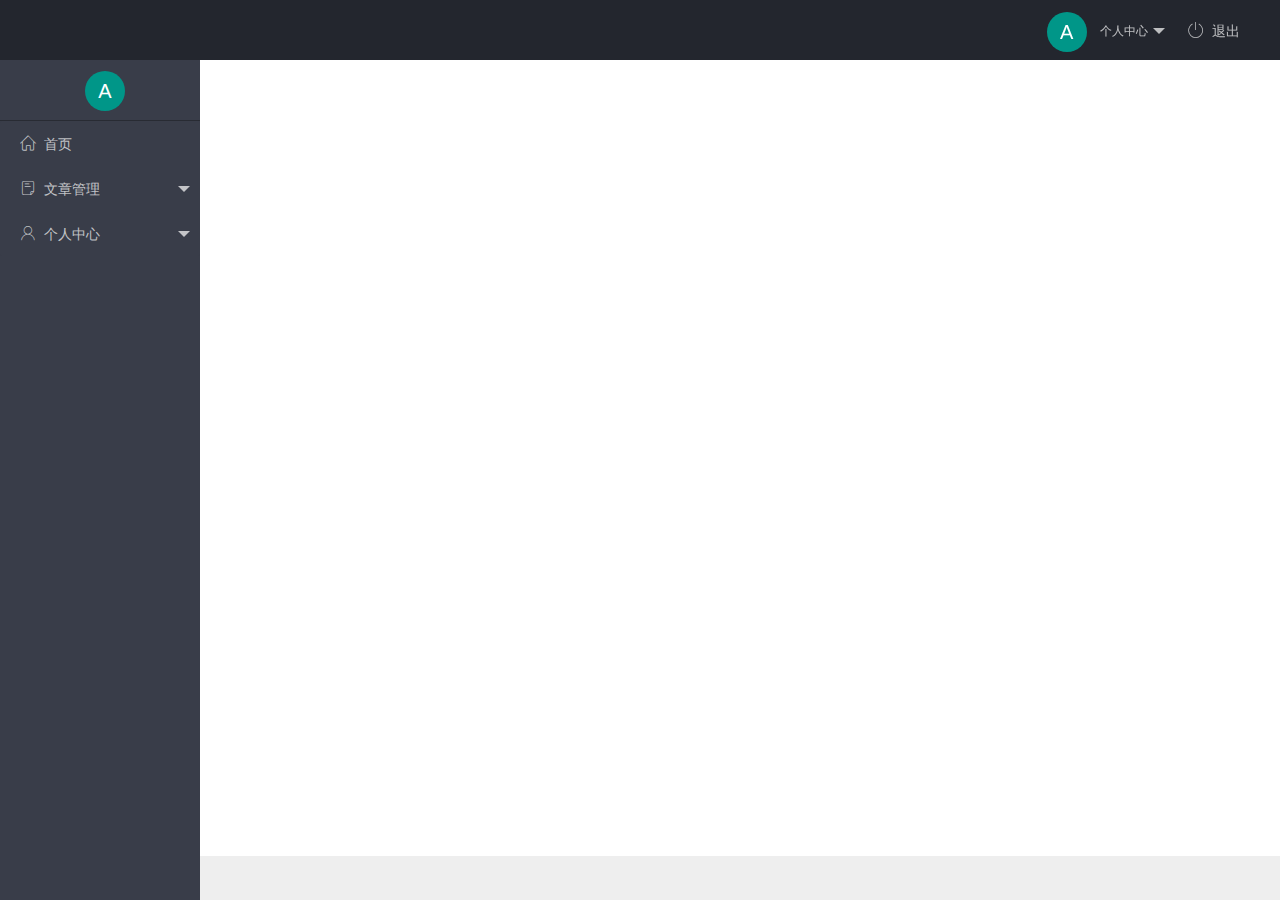
<file: 素材/index.html>
<!DOCTYPE html>
<html lang="en">
  <head>
    <meta charset="UTF-8" />
    <meta name="viewport" content="width=device-width, initial-scale=1.0" />
    <title>后台主页</title>
    <!-- 导入 layui 的样式表 -->
    <link rel="stylesheet" href="./assets/lib/layui/css/layui.css" />
    <link rel="stylesheet" href="./assets/css/index.css">
    <link rel="stylesheet" href="./assets/fonts/iconfont.css">
  </head>
  <body class="layui-layout-body">
    <div class="layui-layout layui-layout-admin">
      <div class="layui-header">
        
        <!-- 头部区域（可配合layui已有的水平导航） -->
        <ul class="layui-nav layui-layout-right">

          <li class="layui-nav-item">
            <a href="javascript:;" class="userinfo">
              <span class="text-avatar">A</span>
              个人中心
            </a>
            <dl class="layui-nav-child">
              <dd><a href="">基本资料</a></dd>
              <dd><a href="">更换头像</a></dd>
              <dd><a href="">重置密码</a></dd>
            </dl>
          </li>
          <li class="layui-nav-item"><a href="javascript:;" id="btnLogout"><span class="iconfont icon-tuichu"></span>退出</a></li>
        </ul>
      </div>

      <div class="layui-side layui-bg-black">
        <div class="layui-side-scroll">
          <!-- 左侧导航区域（可配合layui已有的垂直导航） -->
          <div class="layui-side layui-bg-black">
            <div class="layui-side-scroll">
              <!-- 左侧导航区域（可配合layui已有的垂直导航） -->
              <div class="userinfo">
                
                <span class="text-avatar">A</span>
                <span id="welcome"></span>
            </div>
              <ul class="layui-nav layui-nav-tree" lay-shrink="all">
                <li class="layui-nav-item">
                  <a href="./home/dashboard.html" target="fm"><span class="iconfont icon-home"></span>首页</a>
                </li>
                <li class="layui-nav-item">
                  <a class="" href="javascript:;"><span class="iconfont icon-16"></span>文章管理</a>
                  <dl class="layui-nav-child">
                    <dd>
                      <a href="javascript:;"><i class="layui-icon layui-icon-app"></i>文章类别</a>
                    </dd>
                    <dd>
                      <a href="javascript:;"><i class="layui-icon layui-icon-app"></i>文章列表</a>
                    </dd>
                    <dd>
                      <a href="javascript:;"><i class="layui-icon layui-icon-app"></i>发布文章</a>
                    </dd>
                  </dl>
                </li>
                <li class="layui-nav-item">
                  <a href="javascript:;"><span class="iconfont icon-user"></span>个人中心</a>
                  <dl class="layui-nav-child">
                    <dd>
                      <a href="javascript:;"><i class="layui-icon layui-icon-app"></i>基本资料</a>
                    </dd>
                    <dd>
                      <a href="javascript:;"><i class="layui-icon layui-icon-app"></i>更换头像</a>
                    </dd>
                    <dd>
                      <a href="javascript:;"><i class="layui-icon layui-icon-app"></i>重置密码</a>
                    </dd>
                  </dl>
                </li>
              </ul>
            </div>
          </div>

      <div class="layui-body">
        <!-- 内容主体区域 -->
        
      </div>

      <div class="layui-footer">
        <!-- 底部固定区域 -->
        <div class="layui-body">
            <!-- 内容主体区域 -->
            <iframe name="fm" src="" frameborder="0"></iframe>
          </div>
      </div>
    </div>
    <!-- 导入 layui 的JS文件 -->
    <script src="./assets/lib/layui/layui.all.js"></script>
    <script src="./assets/lib/jquery.js"></script>
    <!-- 导入自己封装的js -->
    <script src="./assets/js/baseAPI.js"></script>
    <script src="./assets/js/index.js"></script>
  </body>
</html>
</file>
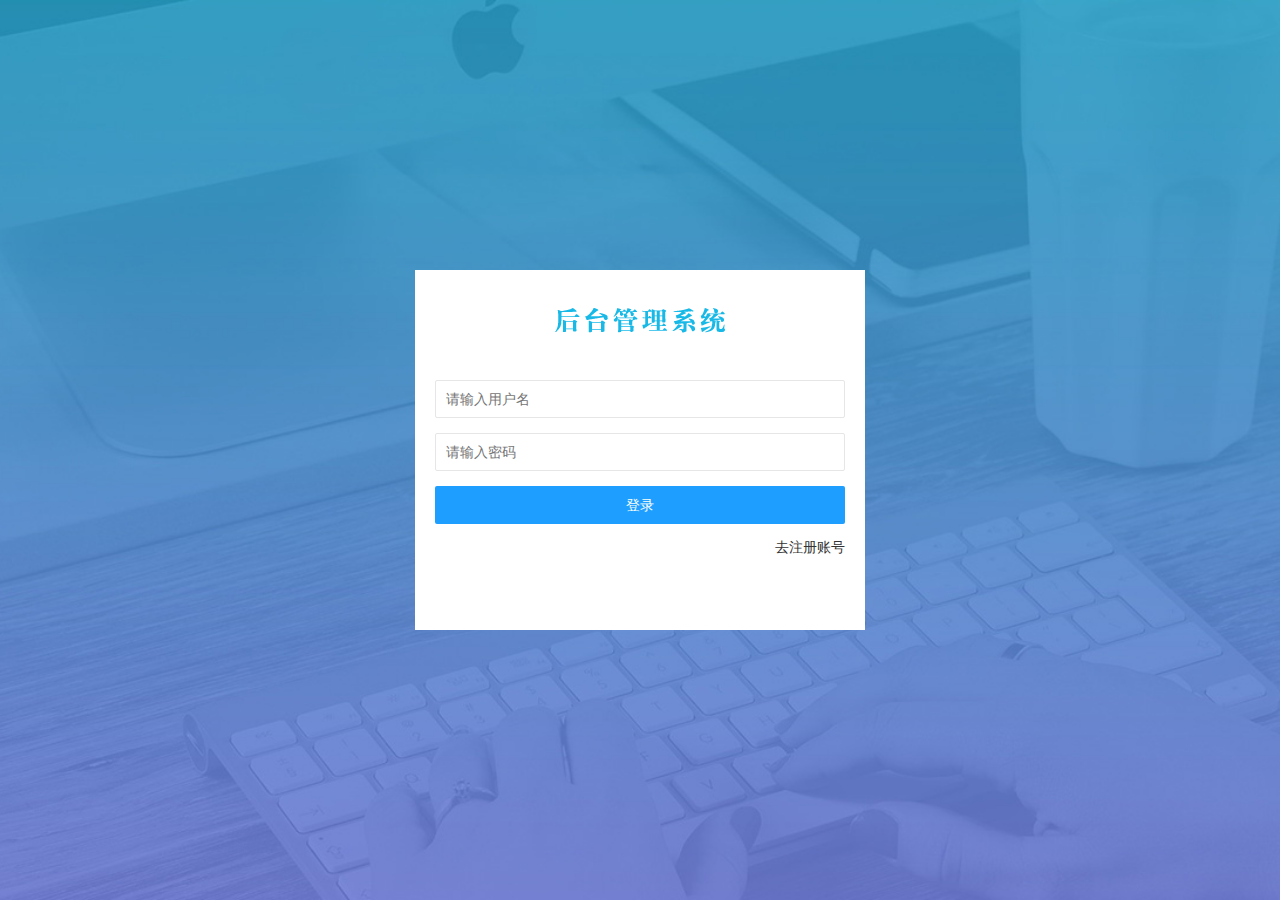
<file: 素材/login.html>
<!DOCTYPE html>
<html lang="en">
<head>
    <meta charset="UTF-8">
    <meta http-equiv="X-UA-Compatible" content="IE=edge">
    <meta name="viewport" content="width=device-width, initial-scale=1.0">
    <title>管理系统-登录/注册</title>
    <!-- 导入样式 -->
    <link rel="stylesheet" href="./assets/css/login.css">
    <link rel="stylesheet" href="./assets/lib/layui/css/layui.css">
</head>
<body>
 <!-- 登录注册区域 -->
 <div class="loginAndRegBox">
    <div class="title-box"></div>
    <!-- 登录的div -->
    <div class="login-box">
      <!-- 登录的表单 -->
      <form class="layui-form" id="form_login">
        <!-- 用户名 -->
        <div class="layui-form-item">
          <!-- <i class="layui-icon layui-icon-username"></i> -->
          <input type="text" name="username" required lay-verify="required" placeholder="请输入用户名" autocomplete="off" class="layui-input" />
        </div>
        <!-- 密码 -->
        <div class="layui-form-item">
          <!-- <i class="layui-icon layui-icon-password"></i> -->
          <input type="password" name="password" required lay-verify="required|pwd" placeholder="请输入密码" autocomplete="off" class="layui-input" />
        </div>
        <!-- 登录按钮 -->
        <div class="layui-form-item">
          <!-- 注意：表单提交按钮和普通按钮的区别，就是 lay-submit 属性 -->
          <button class="layui-btn layui-btn-fluid layui-btn-normal" lay-submit>登录</button>
        </div>
        <div class="layui-form-item links">
          <a href="javascript:;" id="link_reg">去注册账号</a>
        </div>
      </form>
    </div>
    <!-- 注册的div -->
    <div class="reg-box">
      <!-- 注册的表单 -->
      <form class="layui-form" id="form_reg">
        <!-- 用户名 -->
        <div class="layui-form-item">
          <!-- <i class="layui-icon layui-icon-username"></i> -->
          <input type="text" name="username" required lay-verify="required" placeholder="请输入用户名" autocomplete="off" class="layui-input" />
        </div>
        <!-- 密码 -->
        <div class="layui-form-item">
          <!-- <i class="layui-icon layui-icon-password"></i> -->
          <input type="password" name="password" required lay-verify="required|pwd" placeholder="请输入密码" autocomplete="off" class="layui-input" />
        </div>
        <!-- 密码确认框 -->
        <div class="layui-form-item">
          <!-- <i class="layui-icon layui-icon-password"></i> -->
          <input type="password" name="repassword" required lay-verify="required|pwd|repwd" placeholder="再次确认密码" autocomplete="off" class="layui-input" />
        </div>
        <!-- 注册按钮 -->
        <div class="layui-form-item">
          <!-- 注意：表单提交按钮和普通按钮的区别，就是 lay-submit 属性 -->
          <button class="layui-btn layui-btn-fluid layui-btn-normal" lay-submit>注册</button>
        </div>
        <div class="layui-form-item links">
          <a href="javascript:;" id="link_login">去登录</a>
        </div>
      </form>
    </div>
  </div>
    <!-- 导入layui的js文件 -->
    <script src="./assets/lib/layui/layui.all.js"></script>
    <!-- 导入jQuery和自己的js -->
    <script src="./assets/lib/jquery.js"></script>
    <!-- 用script src不要用link -->
    <script src="./assets/js/login.js"></script> 
    

</body>
</html>
</file>
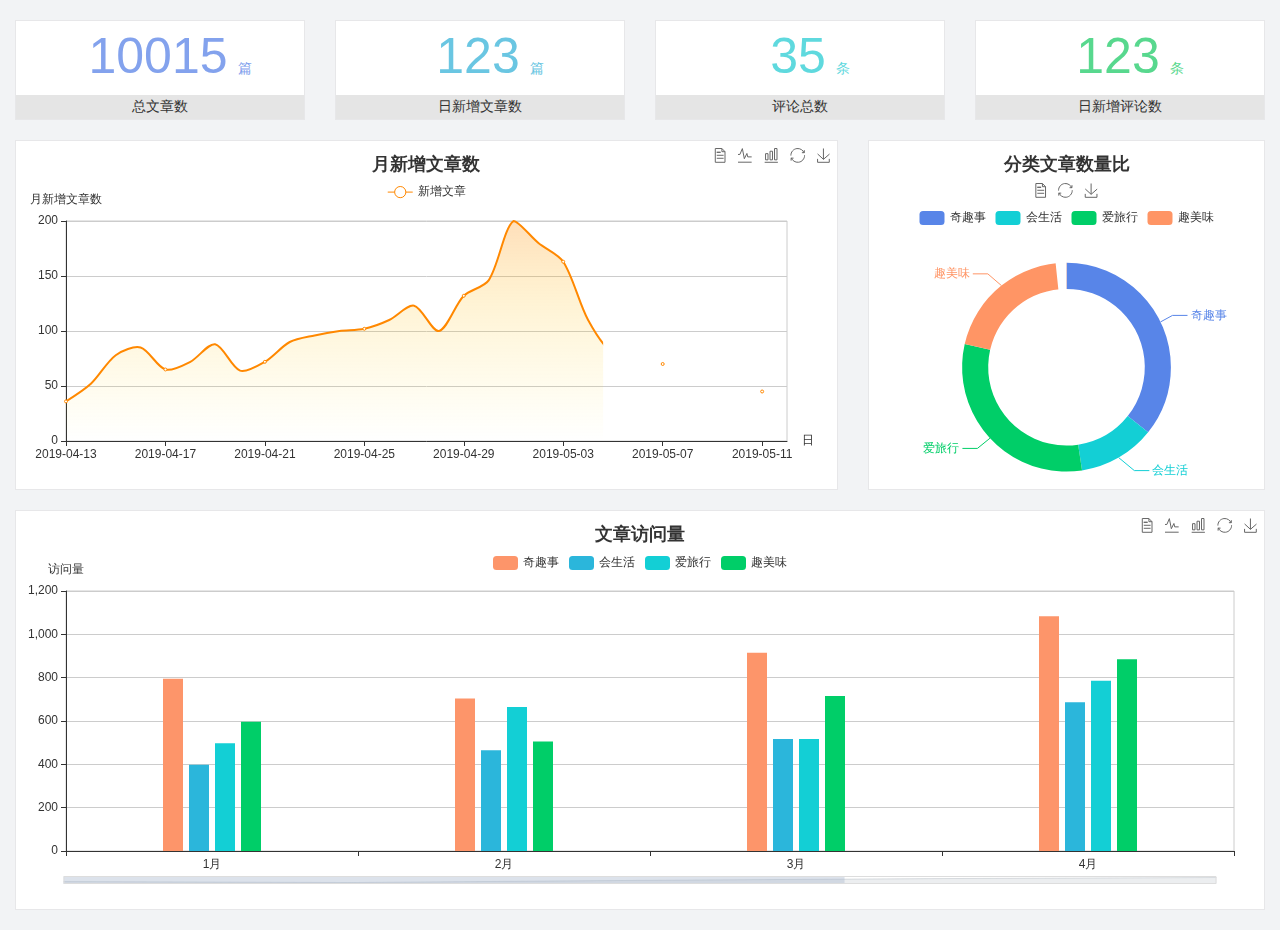
<file: 素材/home/dashboard.html>
<!DOCTYPE html>
<html lang="en">

<head>
  <meta charset="UTF-8">
  <meta name="viewport" content="width=device-width, initial-scale=1.0">
  <meta http-equiv="X-UA-Compatible" content="ie=edge">
  <title>图表统计</title>
  <link rel="stylesheet" href="../assets/lib/bootstrap.css" />
  <link rel="stylesheet" href="../assets/lib/main.css" />
  <script src="../assets/lib/jquery.js"></script>
  <script type="text/javascript" src="../assets/lib/echarts.min.js"></script>
</head>

<body>
  <div class="container-fluid">
    <div class="row spannel_list">
      <div class="col-sm-3 col-xs-6">
        <div class="spannel">
          <em>10015</em><span>篇</span>
          <b>总文章数</b>
        </div>
      </div>
      <div class="col-sm-3 col-xs-6">
        <div class="spannel scolor01">
          <em>123</em><span>篇</span>
          <b>日新增文章数</b>
        </div>
      </div>
      <div class="col-sm-3 col-xs-6">
        <div class="spannel scolor02">
          <em>35</em><span>条</span>
          <b>评论总数</b>
        </div>
      </div>
      <div class="col-sm-3 col-xs-6">
        <div class="spannel scolor03">
          <em>123</em><span>条</span>
          <b>日新增评论数</b>
        </div>
      </div>
    </div>
  </div>

  <div class="container-fluid">
    <div class="row curve-pie">
      <div class="col-lg-8 col-md-8">
        <div class="gragh_pannel" id="curve_show"></div>
      </div>
      <div class="col-lg-4 col-md-4">
        <div class="gragh_pannel" id="pie_show"></div>
      </div>
    </div>
  </div>

  <div class="container-fluid">
    <div class="column_pannel" id="column_show"></div>
  </div>

  <script>
    var oChart = echarts.init(document.getElementById('curve_show'));
    var aList_all = [
      { 'count': 36, 'date': '2019-04-13' },
      { 'count': 52, 'date': '2019-04-14' },
      { 'count': 78, 'date': '2019-04-15' },
      { 'count': 85, 'date': '2019-04-16' },
      { 'count': 65, 'date': '2019-04-17' },
      { 'count': 72, 'date': '2019-04-18' },
      { 'count': 88, 'date': '2019-04-19' },
      { 'count': 64, 'date': '2019-04-20' },
      { 'count': 72, 'date': '2019-04-21' },
      { 'count': 90, 'date': '2019-04-22' },
      { 'count': 96, 'date': '2019-04-23' },
      { 'count': 100, 'date': '2019-04-24' },
      { 'count': 102, 'date': '2019-04-25' },
      { 'count': 110, 'date': '2019-04-26' },
      { 'count': 123, 'date': '2019-04-27' },
      { 'count': 100, 'date': '2019-04-28' },
      { 'count': 132, 'date': '2019-04-29' },
      { 'count': 146, 'date': '2019-04-30' },
      { 'count': 200, 'date': '2019-05-01' },
      { 'count': 180, 'date': '2019-05-02' },
      { 'count': 163, 'date': '2019-05-03' },
      { 'count': 110, 'date': '2019-05-04' },
      { 'count': 80, 'date': '2019-05-05' },
      { 'count': 82, 'date': '2019-05-06' },
      { 'count': 70, 'date': '2019-05-07' },
      { 'count': 65, 'date': '2019-05-08' },
      { 'count': 54, 'date': '2019-05-09' },
      { 'count': 40, 'date': '2019-05-10' },
      { 'count': 45, 'date': '2019-05-11' },
      { 'count': 38, 'date': '2019-05-12' },
    ];

    let aCount = [];
    let aDate = [];

    for (var i = 0; i < aList_all.length; i++) {
      aCount.push(aList_all[i].count);
      aDate.push(aList_all[i].date);
    }

    var chartopt = {
      title: {
        text: '月新增文章数',
        left: 'center',
        top: '10'
      },
      tooltip: {
        trigger: 'axis'
      },
      legend: {
        data: ['新增文章'],
        top: '40'
      },
      toolbox: {
        show: true,
        feature: {
          mark: { show: true },
          dataView: { show: true, readOnly: false },
          magicType: { show: true, type: ['line', 'bar'] },
          restore: { show: true },
          saveAsImage: { show: true }
        }
      },
      calculable: true,
      xAxis: [
        {
          name: '日',
          type: 'category',
          boundaryGap: false,
          data: aDate
        }
      ],
      yAxis: [
        {
          name: '月新增文章数',
          type: 'value'
        }
      ],
      series: [
        {
          name: '新增文章',
          type: 'line',
          smooth: true,
          itemStyle: { normal: { areaStyle: { type: 'default' }, color: '#f80' }, lineStyle: { color: '#f80' } },
          data: aCount
        }],
      areaStyle: {
        normal: {
          color: new echarts.graphic.LinearGradient(0, 0, 0, 1, [{
            offset: 0,
            color: 'rgba(255,136,0,0.39)'
          }, {
            offset: .34,
            color: 'rgba(255,180,0,0.25)'
          }, {
            offset: 1,
            color: 'rgba(255,222,0,0.00)'
          }])

        }
      },
      grid: {
        show: true,
        x: 50,
        x2: 50,
        y: 80,
        height: 220
      }
    };

    oChart.setOption(chartopt);


    var oPie = echarts.init(document.getElementById('pie_show'));
    var oPieopt =
    {
      title: {
        top: 10,
        text: '分类文章数量比',
        x: 'center'
      },
      tooltip: {
        trigger: 'item',
        formatter: "{a} <br/>{b} : {c} ({d}%)"
      },
      color: ['#5885e8', '#13cfd5', '#00ce68', '#ff9565'],
      legend: {
        x: 'center',
        top: 65,
        data: ['奇趣事', '会生活', '爱旅行', '趣美味']
      },
      toolbox: {
        show: true,
        x: 'center',
        top: 35,
        feature: {
          mark: { show: true },
          dataView: { show: true, readOnly: false },
          magicType: {
            show: true,
            type: ['pie', 'funnel'],
            option: {
              funnel: {
                x: '25%',
                width: '50%',
                funnelAlign: 'left',
                max: 1548
              }
            }
          },
          restore: { show: true },
          saveAsImage: { show: true }
        }
      },
      calculable: true,
      series: [
        {
          name: '访问来源',
          type: 'pie',
          radius: ['45%', '60%'],
          center: ['50%', '65%'],
          data: [
            { value: 300, name: '奇趣事' },
            { value: 100, name: '会生活' },
            { value: 260, name: '爱旅行' },
            { value: 180, name: '趣美味' }
          ]
        }
      ]
    };
    oPie.setOption(oPieopt);



    var oColumn = this.echarts.init(document.getElementById('column_show'));
    var oColumnopt =
    {
      title: {
        text: '文章访问量',
        left: 'center',
        top: '10'
      },
      tooltip: {
        trigger: 'axis'
      },
      legend: {
        data: ['奇趣事', '会生活', '爱旅行', '趣美味'],
        top: '40'
      },
      toolbox: {
        show: true,
        feature: {
          mark: { show: true },
          dataView: { show: true, readOnly: false },
          magicType: { show: true, type: ['line', 'bar'] },
          restore: { show: true },
          saveAsImage: { show: true }
        }
      },
      calculable: true,
      xAxis: [
        {
          type: 'category',
          data: ['1月', '2月', '3月', '4月', '5月']
        }
      ],
      yAxis: [
        {
          name: '访问量',
          type: 'value'
        }
      ],
      series: [
        {
          name: '奇趣事',
          type: 'bar',
          barWidth: 20,
          itemStyle: {
            normal: { areaStyle: { type: 'default' }, color: '#fd956a' }
          },
          data: [800, 708, 920, 1090, 1200]
        },
        {
          name: '会生活',
          type: 'bar',
          barWidth: 20,
          itemStyle: {
            normal: { areaStyle: { type: 'default' }, color: '#2bb6db' }
          },
          data: [400, 468, 520, 690, 800]
        },
        {
          name: '爱旅行',
          type: 'bar',
          barWidth: 20,
          itemStyle: {
            normal: { areaStyle: { type: 'default' }, color: '#13cfd5' }
          },
          data: [500, 668, 520, 790, 900]
        },
        {
          name: '趣美味',
          type: 'bar',
          barWidth: 20,
          itemStyle: {
            normal: { areaStyle: { type: 'default' }, color: '#00ce68' }
          },
          data: [600, 508, 720, 890, 1000]
        }
      ],
      grid: {
        show: true,
        x: 50,
        x2: 30,
        y: 80,
        height: 260
      },
      dataZoom: [//给x轴设置滚动条
        {
          start: 0,//默认为0
          end: 100 - 1000 / 31,//默认为100
          type: 'slider',
          show: true,
          xAxisIndex: [0],
          handleSize: 0,//滑动条的 左右2个滑动条的大小
          height: 8,//组件高度
          left: 45, //左边的距离
          right: 50,//右边的距离
          bottom: 26,//右边的距离
          handleColor: '#ddd',//h滑动图标的颜色
          handleStyle: {
            borderColor: "#cacaca",
            borderWidth: "1",
            shadowBlur: 2,
            background: "#ddd",
            shadowColor: "#ddd",
          }
        }]
    };
    oColumn.setOption(oColumnopt);
  </script>
</body>

</html>
</file>
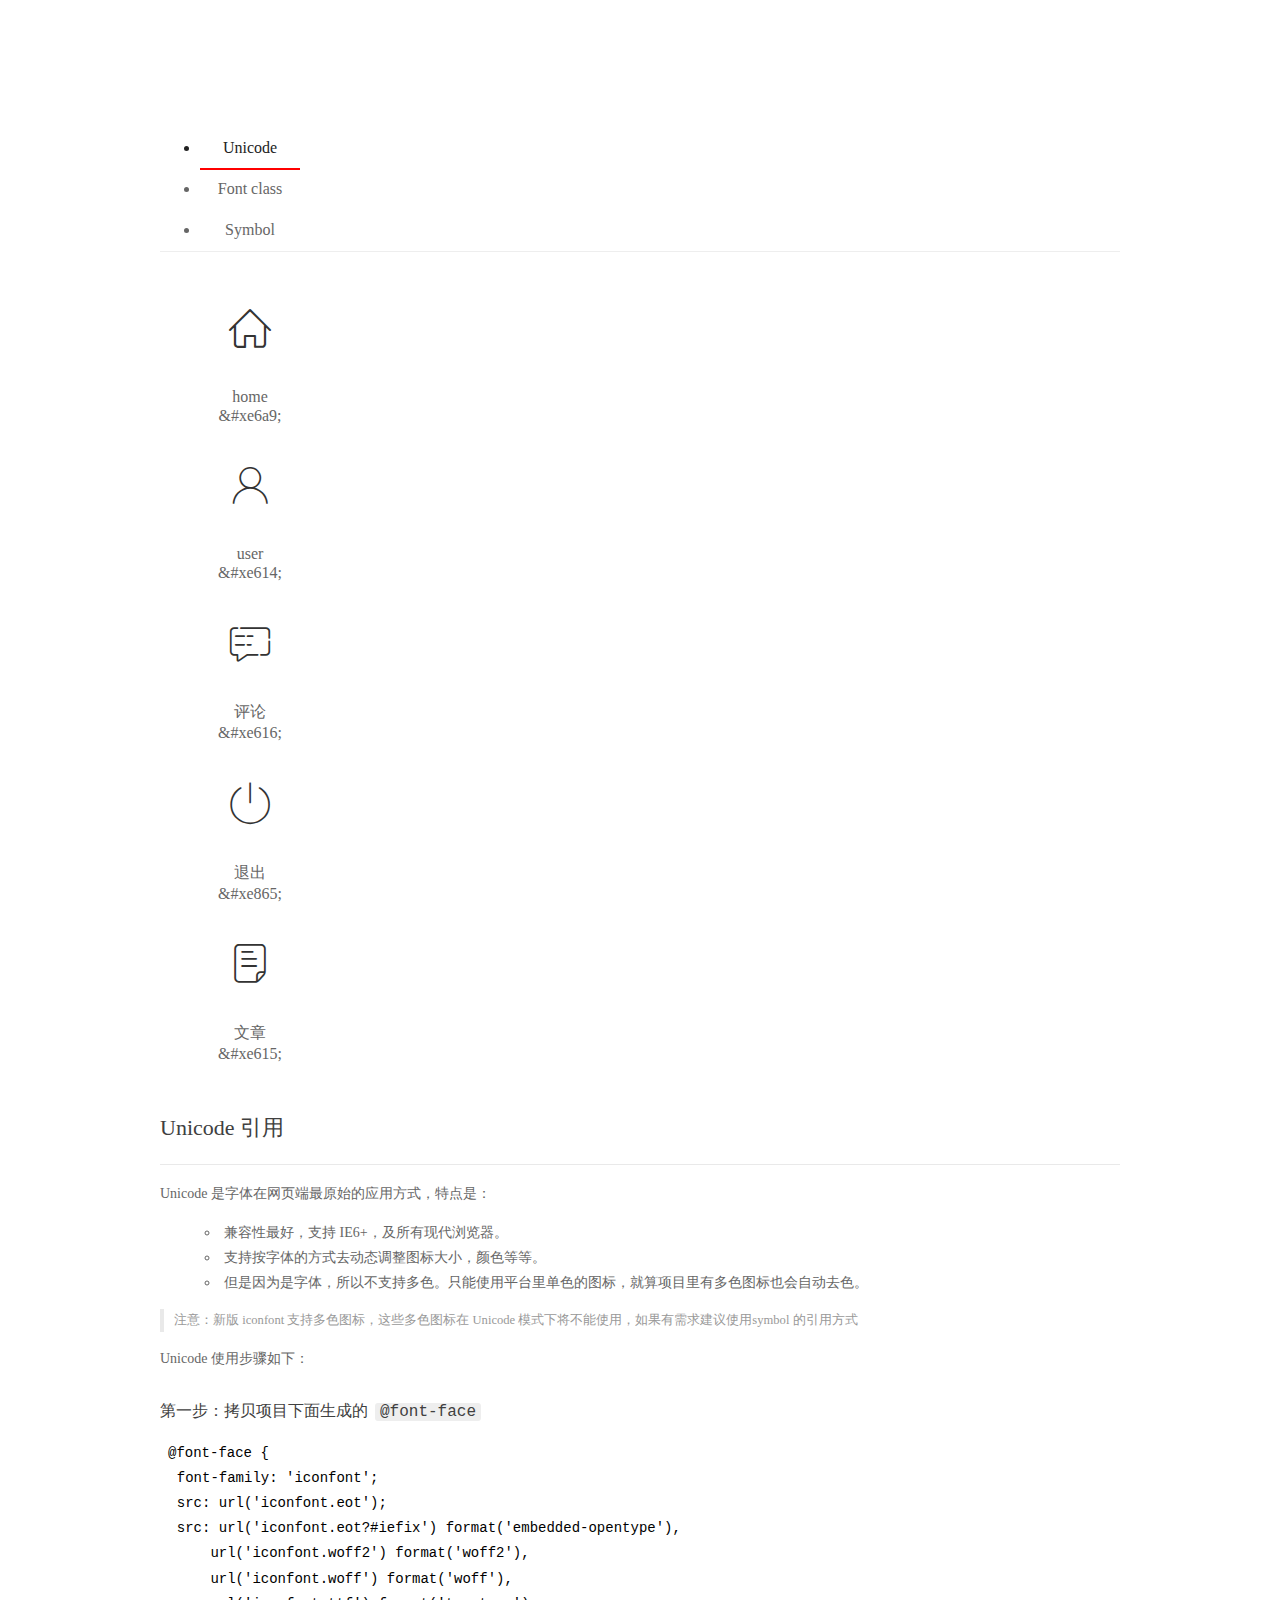
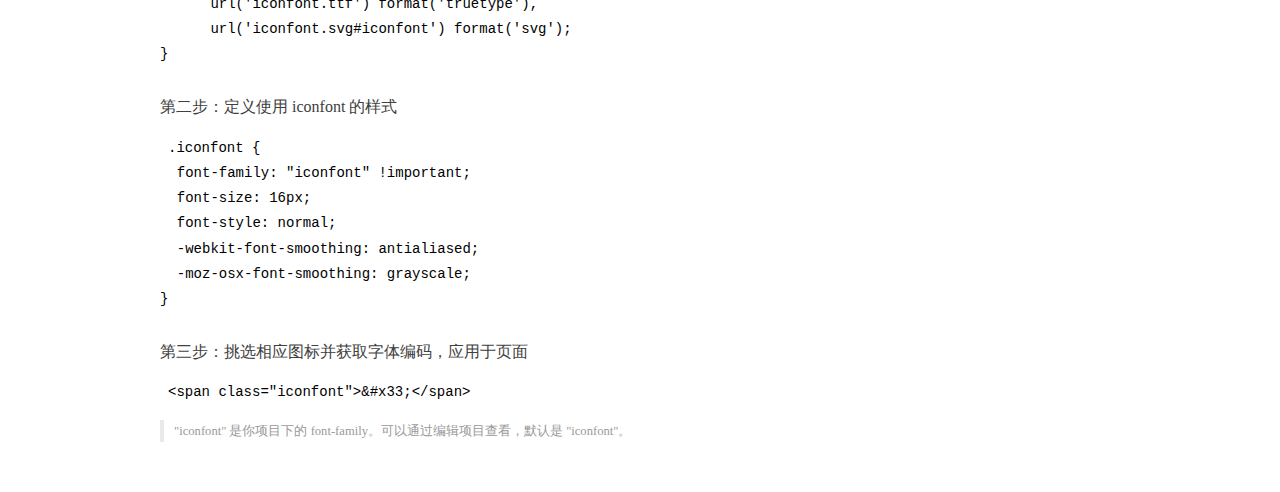
<file: 素材/assets/fonts/demo_index.html>
<!DOCTYPE html>
<html>
<head>
  <meta charset="utf-8"/>
  <title>IconFont Demo</title>
  <link rel="shortcut icon" href="https://gtms04.alicdn.com/tps/i4/TB1_oz6GVXXXXaFXpXXJDFnIXXX-64-64.ico" type="image/x-icon"/>
  <link rel="stylesheet" href="https://g.alicdn.com/thx/cube/1.3.2/cube.min.css">
  <link rel="stylesheet" href="demo.css">
  <link rel="stylesheet" href="iconfont.css">
  <script src="iconfont.js"></script>
  <!-- jQuery -->
  <script src="https://a1.alicdn.com/oss/uploads/2018/12/26/7bfddb60-08e8-11e9-9b04-53e73bb6408b.js"></script>
  <!-- 代码高亮 -->
  <script src="https://a1.alicdn.com/oss/uploads/2018/12/26/a3f714d0-08e6-11e9-8a15-ebf944d7534c.js"></script>
</head>
<body>
  <div class="main">
    <h1 class="logo"><a href="https://www.iconfont.cn/" title="iconfont 首页" target="_blank">&#xe86b;</a></h1>
    <div class="nav-tabs">
      <ul id="tabs" class="dib-box">
        <li class="dib active"><span>Unicode</span></li>
        <li class="dib"><span>Font class</span></li>
        <li class="dib"><span>Symbol</span></li>
      </ul>
      
    </div>
    <div class="tab-container">
      <div class="content unicode" style="display: block;">
          <ul class="icon_lists dib-box">
          
            <li class="dib">
              <span class="icon iconfont">&#xe6a9;</span>
                <div class="name">home</div>
                <div class="code-name">&amp;#xe6a9;</div>
              </li>
          
            <li class="dib">
              <span class="icon iconfont">&#xe614;</span>
                <div class="name">user</div>
                <div class="code-name">&amp;#xe614;</div>
              </li>
          
            <li class="dib">
              <span class="icon iconfont">&#xe616;</span>
                <div class="name">评论</div>
                <div class="code-name">&amp;#xe616;</div>
              </li>
          
            <li class="dib">
              <span class="icon iconfont">&#xe865;</span>
                <div class="name">退出</div>
                <div class="code-name">&amp;#xe865;</div>
              </li>
          
            <li class="dib">
              <span class="icon iconfont">&#xe615;</span>
                <div class="name">文章</div>
                <div class="code-name">&amp;#xe615;</div>
              </li>
          
          </ul>
          <div class="article markdown">
          <h2 id="unicode-">Unicode 引用</h2>
          <hr>

          <p>Unicode 是字体在网页端最原始的应用方式，特点是：</p>
          <ul>
            <li>兼容性最好，支持 IE6+，及所有现代浏览器。</li>
            <li>支持按字体的方式去动态调整图标大小，颜色等等。</li>
            <li>但是因为是字体，所以不支持多色。只能使用平台里单色的图标，就算项目里有多色图标也会自动去色。</li>
          </ul>
          <blockquote>
            <p>注意：新版 iconfont 支持多色图标，这些多色图标在 Unicode 模式下将不能使用，如果有需求建议使用symbol 的引用方式</p>
          </blockquote>
          <p>Unicode 使用步骤如下：</p>
          <h3 id="-font-face">第一步：拷贝项目下面生成的 <code>@font-face</code></h3>
<pre><code class="language-css"
>@font-face {
  font-family: 'iconfont';
  src: url('iconfont.eot');
  src: url('iconfont.eot?#iefix') format('embedded-opentype'),
      url('iconfont.woff2') format('woff2'),
      url('iconfont.woff') format('woff'),
      url('iconfont.ttf') format('truetype'),
      url('iconfont.svg#iconfont') format('svg');
}
</code></pre>
          <h3 id="-iconfont-">第二步：定义使用 iconfont 的样式</h3>
<pre><code class="language-css"
>.iconfont {
  font-family: "iconfont" !important;
  font-size: 16px;
  font-style: normal;
  -webkit-font-smoothing: antialiased;
  -moz-osx-font-smoothing: grayscale;
}
</code></pre>
          <h3 id="-">第三步：挑选相应图标并获取字体编码，应用于页面</h3>
<pre>
<code class="language-html"
>&lt;span class="iconfont"&gt;&amp;#x33;&lt;/span&gt;
</code></pre>
          <blockquote>
            <p>"iconfont" 是你项目下的 font-family。可以通过编辑项目查看，默认是 "iconfont"。</p>
          </blockquote>
          </div>
      </div>
      <div class="content font-class">
        <ul class="icon_lists dib-box">
          
          <li class="dib">
            <span class="icon iconfont icon-home"></span>
            <div class="name">
              home
            </div>
            <div class="code-name">.icon-home
            </div>
          </li>
          
          <li class="dib">
            <span class="icon iconfont icon-user"></span>
            <div class="name">
              user
            </div>
            <div class="code-name">.icon-user
            </div>
          </li>
          
          <li class="dib">
            <span class="icon iconfont icon-pinglun"></span>
            <div class="name">
              评论
            </div>
            <div class="code-name">.icon-pinglun
            </div>
          </li>
          
          <li class="dib">
            <span class="icon iconfont icon-tuichu"></span>
            <div class="name">
              退出
            </div>
            <div class="code-name">.icon-tuichu
            </div>
          </li>
          
          <li class="dib">
            <span class="icon iconfont icon-16"></span>
            <div class="name">
              文章
            </div>
            <div class="code-name">.icon-16
            </div>
          </li>
          
        </ul>
        <div class="article markdown">
        <h2 id="font-class-">font-class 引用</h2>
        <hr>

        <p>font-class 是 Unicode 使用方式的一种变种，主要是解决 Unicode 书写不直观，语意不明确的问题。</p>
        <p>与 Unicode 使用方式相比，具有如下特点：</p>
        <ul>
          <li>兼容性良好，支持 IE8+，及所有现代浏览器。</li>
          <li>相比于 Unicode 语意明确，书写更直观。可以很容易分辨这个 icon 是什么。</li>
          <li>因为使用 class 来定义图标，所以当要替换图标时，只需要修改 class 里面的 Unicode 引用。</li>
          <li>不过因为本质上还是使用的字体，所以多色图标还是不支持的。</li>
        </ul>
        <p>使用步骤如下：</p>
        <h3 id="-fontclass-">第一步：引入项目下面生成的 fontclass 代码：</h3>
<pre><code class="language-html">&lt;link rel="stylesheet" href="./iconfont.css"&gt;
</code></pre>
        <h3 id="-">第二步：挑选相应图标并获取类名，应用于页面：</h3>
<pre><code class="language-html">&lt;span class="iconfont icon-xxx"&gt;&lt;/span&gt;
</code></pre>
        <blockquote>
          <p>"
            iconfont" 是你项目下的 font-family。可以通过编辑项目查看，默认是 "iconfont"。</p>
        </blockquote>
      </div>
      </div>
      <div class="content symbol">
          <ul class="icon_lists dib-box">
          
            <li class="dib">
                <svg class="icon svg-icon" aria-hidden="true">
                  <use xlink:href="#icon-home"></use>
                </svg>
                <div class="name">home</div>
                <div class="code-name">#icon-home</div>
            </li>
          
            <li class="dib">
                <svg class="icon svg-icon" aria-hidden="true">
                  <use xlink:href="#icon-user"></use>
                </svg>
                <div class="name">user</div>
                <div class="code-name">#icon-user</div>
            </li>
          
            <li class="dib">
                <svg class="icon svg-icon" aria-hidden="true">
                  <use xlink:href="#icon-pinglun"></use>
                </svg>
                <div class="name">评论</div>
                <div class="code-name">#icon-pinglun</div>
            </li>
          
            <li class="dib">
                <svg class="icon svg-icon" aria-hidden="true">
                  <use xlink:href="#icon-tuichu"></use>
                </svg>
                <div class="name">退出</div>
                <div class="code-name">#icon-tuichu</div>
            </li>
          
            <li class="dib">
                <svg class="icon svg-icon" aria-hidden="true">
                  <use xlink:href="#icon-16"></use>
                </svg>
                <div class="name">文章</div>
                <div class="code-name">#icon-16</div>
            </li>
          
          </ul>
          <div class="article markdown">
          <h2 id="symbol-">Symbol 引用</h2>
          <hr>

          <p>这是一种全新的使用方式，应该说这才是未来的主流，也是平台目前推荐的用法。相关介绍可以参考这篇<a href="">文章</a>
            这种用法其实是做了一个 SVG 的集合，与另外两种相比具有如下特点：</p>
          <ul>
            <li>支持多色图标了，不再受单色限制。</li>
            <li>通过一些技巧，支持像字体那样，通过 <code>font-size</code>, <code>color</code> 来调整样式。</li>
            <li>兼容性较差，支持 IE9+，及现代浏览器。</li>
            <li>浏览器渲染 SVG 的性能一般，还不如 png。</li>
          </ul>
          <p>使用步骤如下：</p>
          <h3 id="-symbol-">第一步：引入项目下面生成的 symbol 代码：</h3>
<pre><code class="language-html">&lt;script src="./iconfont.js"&gt;&lt;/script&gt;
</code></pre>
          <h3 id="-css-">第二步：加入通用 CSS 代码（引入一次就行）：</h3>
<pre><code class="language-html">&lt;style&gt;
.icon {
  width: 1em;
  height: 1em;
  vertical-align: -0.15em;
  fill: currentColor;
  overflow: hidden;
}
&lt;/style&gt;
</code></pre>
          <h3 id="-">第三步：挑选相应图标并获取类名，应用于页面：</h3>
<pre><code class="language-html">&lt;svg class="icon" aria-hidden="true"&gt;
  &lt;use xlink:href="#icon-xxx"&gt;&lt;/use&gt;
&lt;/svg&gt;
</code></pre>
          </div>
      </div>

    </div>
  </div>
  <script>
  $(document).ready(function () {
      $('.tab-container .content:first').show()

      $('#tabs li').click(function (e) {
        var tabContent = $('.tab-container .content')
        var index = $(this).index()

        if ($(this).hasClass('active')) {
          return
        } else {
          $('#tabs li').removeClass('active')
          $(this).addClass('active')

          tabContent.hide().eq(index).fadeIn()
        }
      })
    })
  </script>
</body>
</html>
</file>
<file: 素材/assets/lib/layui/css/layui.css>
/** layui-v2.5.5 MIT License By https://www.layui.com */
 .layui-inline,img{display:inline-block;vertical-align:middle}h1,h2,h3,h4,h5,h6{font-weight:400}.layui-edge,.layui-header,.layui-inline,.layui-main{position:relative}.layui-body,.layui-edge,.layui-elip{overflow:hidden}.layui-btn,.layui-edge,.layui-inline,img{vertical-align:middle}.layui-btn,.layui-disabled,.layui-icon,.layui-unselect{-moz-user-select:none;-webkit-user-select:none;-ms-user-select:none}.layui-elip,.layui-form-checkbox span,.layui-form-pane .layui-form-label{text-overflow:ellipsis;white-space:nowrap}.layui-breadcrumb,.layui-tree-btnGroup{visibility:hidden}blockquote,body,button,dd,div,dl,dt,form,h1,h2,h3,h4,h5,h6,input,li,ol,p,pre,td,textarea,th,ul{margin:0;padding:0;-webkit-tap-highlight-color:rgba(0,0,0,0)}a:active,a:hover{outline:0}img{border:none}li{list-style:none}table{border-collapse:collapse;border-spacing:0}h4,h5,h6{font-size:100%}button,input,optgroup,option,select,textarea{font-family:inherit;font-size:inherit;font-style:inherit;font-weight:inherit;outline:0}pre{white-space:pre-wrap;white-space:-moz-pre-wrap;white-space:-pre-wrap;white-space:-o-pre-wrap;word-wrap:break-word}body{line-height:24px;font:14px Helvetica Neue,Helvetica,PingFang SC,Tahoma,Arial,sans-serif}hr{height:1px;margin:10px 0;border:0;clear:both}a{color:#333;text-decoration:none}a:hover{color:#777}a cite{font-style:normal;*cursor:pointer}.layui-border-box,.layui-border-box *{box-sizing:border-box}.layui-box,.layui-box *{box-sizing:content-box}.layui-clear{clear:both;*zoom:1}.layui-clear:after{content:'\20';clear:both;*zoom:1;display:block;height:0}.layui-inline{*display:inline;*zoom:1}.layui-edge{display:inline-block;width:0;height:0;border-width:6px;border-style:dashed;border-color:transparent}.layui-edge-top{top:-4px;border-bottom-color:#999;border-bottom-style:solid}.layui-edge-right{border-left-color:#999;border-left-style:solid}.layui-edge-bottom{top:2px;border-top-color:#999;border-top-style:solid}.layui-edge-left{border-right-color:#999;border-right-style:solid}.layui-disabled,.layui-disabled:hover{color:#d2d2d2!important;cursor:not-allowed!important}.layui-circle{border-radius:100%}.layui-show{display:block!important}.layui-hide{display:none!important}@font-face{font-family:layui-icon;src:url(../font/iconfont.eot?v=250);src:url(../font/iconfont.eot?v=250#iefix) format('embedded-opentype'),url(../font/iconfont.woff2?v=250) format('woff2'),url(../font/iconfont.woff?v=250) format('woff'),url(../font/iconfont.ttf?v=250) format('truetype'),url(../font/iconfont.svg?v=250#layui-icon) format('svg')}.layui-icon{font-family:layui-icon!important;font-size:16px;font-style:normal;-webkit-font-smoothing:antialiased;-moz-osx-font-smoothing:grayscale}.layui-icon-reply-fill:before{content:"\e611"}.layui-icon-set-fill:before{content:"\e614"}.layui-icon-menu-fill:before{content:"\e60f"}.layui-icon-search:before{content:"\e615"}.layui-icon-share:before{content:"\e641"}.layui-icon-set-sm:before{content:"\e620"}.layui-icon-engine:before{content:"\e628"}.layui-icon-close:before{content:"\1006"}.layui-icon-close-fill:before{content:"\1007"}.layui-icon-chart-screen:before{content:"\e629"}.layui-icon-star:before{content:"\e600"}.layui-icon-circle-dot:before{content:"\e617"}.layui-icon-chat:before{content:"\e606"}.layui-icon-release:before{content:"\e609"}.layui-icon-list:before{content:"\e60a"}.layui-icon-chart:before{content:"\e62c"}.layui-icon-ok-circle:before{content:"\1005"}.layui-icon-layim-theme:before{content:"\e61b"}.layui-icon-table:before{content:"\e62d"}.layui-icon-right:before{content:"\e602"}.layui-icon-left:before{content:"\e603"}.layui-icon-cart-simple:before{content:"\e698"}.layui-icon-face-cry:before{content:"\e69c"}.layui-icon-face-smile:before{content:"\e6af"}.layui-icon-survey:before{content:"\e6b2"}.layui-icon-tree:before{content:"\e62e"}.layui-icon-upload-circle:before{content:"\e62f"}.layui-icon-add-circle:before{content:"\e61f"}.layui-icon-download-circle:before{content:"\e601"}.layui-icon-templeate-1:before{content:"\e630"}.layui-icon-util:before{content:"\e631"}.layui-icon-face-surprised:before{content:"\e664"}.layui-icon-edit:before{content:"\e642"}.layui-icon-speaker:before{content:"\e645"}.layui-icon-down:before{content:"\e61a"}.layui-icon-file:before{content:"\e621"}.layui-icon-layouts:before{content:"\e632"}.layui-icon-rate-half:before{content:"\e6c9"}.layui-icon-add-circle-fine:before{content:"\e608"}.layui-icon-prev-circle:before{content:"\e633"}.layui-icon-read:before{content:"\e705"}.layui-icon-404:before{content:"\e61c"}.layui-icon-carousel:before{content:"\e634"}.layui-icon-help:before{content:"\e607"}.layui-icon-code-circle:before{content:"\e635"}.layui-icon-water:before{content:"\e636"}.layui-icon-username:before{content:"\e66f"}.layui-icon-find-fill:before{content:"\e670"}.layui-icon-about:before{content:"\e60b"}.layui-icon-location:before{content:"\e715"}.layui-icon-up:before{content:"\e619"}.layui-icon-pause:before{content:"\e651"}.layui-icon-date:before{content:"\e637"}.layui-icon-layim-uploadfile:before{content:"\e61d"}.layui-icon-delete:before{content:"\e640"}.layui-icon-play:before{content:"\e652"}.layui-icon-top:before{content:"\e604"}.layui-icon-friends:before{content:"\e612"}.layui-icon-refresh-3:before{content:"\e9aa"}.layui-icon-ok:before{content:"\e605"}.layui-icon-layer:before{content:"\e638"}.layui-icon-face-smile-fine:before{content:"\e60c"}.layui-icon-dollar:before{content:"\e659"}.layui-icon-group:before{content:"\e613"}.layui-icon-layim-download:before{content:"\e61e"}.layui-icon-picture-fine:before{content:"\e60d"}.layui-icon-link:before{content:"\e64c"}.layui-icon-diamond:before{content:"\e735"}.layui-icon-log:before{content:"\e60e"}.layui-icon-rate-solid:before{content:"\e67a"}.layui-icon-fonts-del:before{content:"\e64f"}.layui-icon-unlink:before{content:"\e64d"}.layui-icon-fonts-clear:before{content:"\e639"}.layui-icon-triangle-r:before{content:"\e623"}.layui-icon-circle:before{content:"\e63f"}.layui-icon-radio:before{content:"\e643"}.layui-icon-align-center:before{content:"\e647"}.layui-icon-align-right:before{content:"\e648"}.layui-icon-align-left:before{content:"\e649"}.layui-icon-loading-1:before{content:"\e63e"}.layui-icon-return:before{content:"\e65c"}.layui-icon-fonts-strong:before{content:"\e62b"}.layui-icon-upload:before{content:"\e67c"}.layui-icon-dialogue:before{content:"\e63a"}.layui-icon-video:before{content:"\e6ed"}.layui-icon-headset:before{content:"\e6fc"}.layui-icon-cellphone-fine:before{content:"\e63b"}.layui-icon-add-1:before{content:"\e654"}.layui-icon-face-smile-b:before{content:"\e650"}.layui-icon-fonts-html:before{content:"\e64b"}.layui-icon-form:before{content:"\e63c"}.layui-icon-cart:before{content:"\e657"}.layui-icon-camera-fill:before{content:"\e65d"}.layui-icon-tabs:before{content:"\e62a"}.layui-icon-fonts-code:before{content:"\e64e"}.layui-icon-fire:before{content:"\e756"}.layui-icon-set:before{content:"\e716"}.layui-icon-fonts-u:before{content:"\e646"}.layui-icon-triangle-d:before{content:"\e625"}.layui-icon-tips:before{content:"\e702"}.layui-icon-picture:before{content:"\e64a"}.layui-icon-more-vertical:before{content:"\e671"}.layui-icon-flag:before{content:"\e66c"}.layui-icon-loading:before{content:"\e63d"}.layui-icon-fonts-i:before{content:"\e644"}.layui-icon-refresh-1:before{content:"\e666"}.layui-icon-rmb:before{content:"\e65e"}.layui-icon-home:before{content:"\e68e"}.layui-icon-user:before{content:"\e770"}.layui-icon-notice:before{content:"\e667"}.layui-icon-login-weibo:before{content:"\e675"}.layui-icon-voice:before{content:"\e688"}.layui-icon-upload-drag:before{content:"\e681"}.layui-icon-login-qq:before{content:"\e676"}.layui-icon-snowflake:before{content:"\e6b1"}.layui-icon-file-b:before{content:"\e655"}.layui-icon-template:before{content:"\e663"}.layui-icon-auz:before{content:"\e672"}.layui-icon-console:before{content:"\e665"}.layui-icon-app:before{content:"\e653"}.layui-icon-prev:before{content:"\e65a"}.layui-icon-website:before{content:"\e7ae"}.layui-icon-next:before{content:"\e65b"}.layui-icon-component:before{content:"\e857"}.layui-icon-more:before{content:"\e65f"}.layui-icon-login-wechat:before{content:"\e677"}.layui-icon-shrink-right:before{content:"\e668"}.layui-icon-spread-left:before{content:"\e66b"}.layui-icon-camera:before{content:"\e660"}.layui-icon-note:before{content:"\e66e"}.layui-icon-refresh:before{content:"\e669"}.layui-icon-female:before{content:"\e661"}.layui-icon-male:before{content:"\e662"}.layui-icon-password:before{content:"\e673"}.layui-icon-senior:before{content:"\e674"}.layui-icon-theme:before{content:"\e66a"}.layui-icon-tread:before{content:"\e6c5"}.layui-icon-praise:before{content:"\e6c6"}.layui-icon-star-fill:before{content:"\e658"}.layui-icon-rate:before{content:"\e67b"}.layui-icon-template-1:before{content:"\e656"}.layui-icon-vercode:before{content:"\e679"}.layui-icon-cellphone:before{content:"\e678"}.layui-icon-screen-full:before{content:"\e622"}.layui-icon-screen-restore:before{content:"\e758"}.layui-icon-cols:before{content:"\e610"}.layui-icon-export:before{content:"\e67d"}.layui-icon-print:before{content:"\e66d"}.layui-icon-slider:before{content:"\e714"}.layui-icon-addition:before{content:"\e624"}.layui-icon-subtraction:before{content:"\e67e"}.layui-icon-service:before{content:"\e626"}.layui-icon-transfer:before{content:"\e691"}.layui-main{width:1140px;margin:0 auto}.layui-header{z-index:1000;height:60px}.layui-header a:hover{transition:all .5s;-webkit-transition:all .5s}.layui-side{position:fixed;left:0;top:0;bottom:0;z-index:999;width:200px;overflow-x:hidden}.layui-side-scroll{position:relative;width:220px;height:100%;overflow-x:hidden}.layui-body{position:absolute;left:200px;right:0;top:0;bottom:0;z-index:998;width:auto;overflow-y:auto;box-sizing:border-box}.layui-layout-body{overflow:hidden}.layui-layout-admin .layui-header{background-color:#23262E}.layui-layout-admin .layui-side{top:60px;width:200px;overflow-x:hidden}.layui-layout-admin .layui-body{position:fixed;top:60px;bottom:44px}.layui-layout-admin .layui-main{width:auto;margin:0 15px}.layui-layout-admin .layui-footer{position:fixed;left:200px;right:0;bottom:0;height:44px;line-height:44px;padding:0 15px;background-color:#eee}.layui-layout-admin .layui-logo{position:absolute;left:0;top:0;width:200px;height:100%;line-height:60px;text-align:center;color:#009688;font-size:16px}.layui-layout-admin .layui-header .layui-nav{background:0 0}.layui-layout-left{position:absolute!important;left:200px;top:0}.layui-layout-right{position:absolute!important;right:0;top:0}.layui-container{position:relative;margin:0 auto;padding:0 15px;box-sizing:border-box}.layui-fluid{position:relative;margin:0 auto;padding:0 15px}.layui-row:after,.layui-row:before{content:'';display:block;clear:both}.layui-col-lg1,.layui-col-lg10,.layui-col-lg11,.layui-col-lg12,.layui-col-lg2,.layui-col-lg3,.layui-col-lg4,.layui-col-lg5,.layui-col-lg6,.layui-col-lg7,.layui-col-lg8,.layui-col-lg9,.layui-col-md1,.layui-col-md10,.layui-col-md11,.layui-col-md12,.layui-col-md2,.layui-col-md3,.layui-col-md4,.layui-col-md5,.layui-col-md6,.layui-col-md7,.layui-col-md8,.layui-col-md9,.layui-col-sm1,.layui-col-sm10,.layui-col-sm11,.layui-col-sm12,.layui-col-sm2,.layui-col-sm3,.layui-col-sm4,.layui-col-sm5,.layui-col-sm6,.layui-col-sm7,.layui-col-sm8,.layui-col-sm9,.layui-col-xs1,.layui-col-xs10,.layui-col-xs11,.layui-col-xs12,.layui-col-xs2,.layui-col-xs3,.layui-col-xs4,.layui-col-xs5,.layui-col-xs6,.layui-col-xs7,.layui-col-xs8,.layui-col-xs9{position:relative;display:block;box-sizing:border-box}.layui-col-xs1,.layui-col-xs10,.layui-col-xs11,.layui-col-xs12,.layui-col-xs2,.layui-col-xs3,.layui-col-xs4,.layui-col-xs5,.layui-col-xs6,.layui-col-xs7,.layui-col-xs8,.layui-col-xs9{float:left}.layui-col-xs1{width:8.33333333%}.layui-col-xs2{width:16.66666667%}.layui-col-xs3{width:25%}.layui-col-xs4{width:33.33333333%}.layui-col-xs5{width:41.66666667%}.layui-col-xs6{width:50%}.layui-col-xs7{width:58.33333333%}.layui-col-xs8{width:66.66666667%}.layui-col-xs9{width:75%}.layui-col-xs10{width:83.33333333%}.layui-col-xs11{width:91.66666667%}.layui-col-xs12{width:100%}.layui-col-xs-offset1{margin-left:8.33333333%}.layui-col-xs-offset2{margin-left:16.66666667%}.layui-col-xs-offset3{margin-left:25%}.layui-col-xs-offset4{margin-left:33.33333333%}.layui-col-xs-offset5{margin-left:41.66666667%}.layui-col-xs-offset6{margin-left:50%}.layui-col-xs-offset7{margin-left:58.33333333%}.layui-col-xs-offset8{margin-left:66.66666667%}.layui-col-xs-offset9{margin-left:75%}.layui-col-xs-offset10{margin-left:83.33333333%}.layui-col-xs-offset11{margin-left:91.66666667%}.layui-col-xs-offset12{margin-left:100%}@media screen and (max-width:768px){.layui-hide-xs{display:none!important}.layui-show-xs-block{display:block!important}.layui-show-xs-inline{display:inline!important}.layui-show-xs-inline-block{display:inline-block!important}}@media screen and (min-width:768px){.layui-container{width:750px}.layui-hide-sm{display:none!important}.layui-show-sm-block{display:block!important}.layui-show-sm-inline{display:inline!important}.layui-show-sm-inline-block{display:inline-block!important}.layui-col-sm1,.layui-col-sm10,.layui-col-sm11,.layui-col-sm12,.layui-col-sm2,.layui-col-sm3,.layui-col-sm4,.layui-col-sm5,.layui-col-sm6,.layui-col-sm7,.layui-col-sm8,.layui-col-sm9{float:left}.layui-col-sm1{width:8.33333333%}.layui-col-sm2{width:16.66666667%}.layui-col-sm3{width:25%}.layui-col-sm4{width:33.33333333%}.layui-col-sm5{width:41.66666667%}.layui-col-sm6{width:50%}.layui-col-sm7{width:58.33333333%}.layui-col-sm8{width:66.66666667%}.layui-col-sm9{width:75%}.layui-col-sm10{width:83.33333333%}.layui-col-sm11{width:91.66666667%}.layui-col-sm12{width:100%}.layui-col-sm-offset1{margin-left:8.33333333%}.layui-col-sm-offset2{margin-left:16.66666667%}.layui-col-sm-offset3{margin-left:25%}.layui-col-sm-offset4{margin-left:33.33333333%}.layui-col-sm-offset5{margin-left:41.66666667%}.layui-col-sm-offset6{margin-left:50%}.layui-col-sm-offset7{margin-left:58.33333333%}.layui-col-sm-offset8{margin-left:66.66666667%}.layui-col-sm-offset9{margin-left:75%}.layui-col-sm-offset10{margin-left:83.33333333%}.layui-col-sm-offset11{margin-left:91.66666667%}.layui-col-sm-offset12{margin-left:100%}}@media screen and (min-width:992px){.layui-container{width:970px}.layui-hide-md{display:none!important}.layui-show-md-block{display:block!important}.layui-show-md-inline{display:inline!important}.layui-show-md-inline-block{display:inline-block!important}.layui-col-md1,.layui-col-md10,.layui-col-md11,.layui-col-md12,.layui-col-md2,.layui-col-md3,.layui-col-md4,.layui-col-md5,.layui-col-md6,.layui-col-md7,.layui-col-md8,.layui-col-md9{float:left}.layui-col-md1{width:8.33333333%}.layui-col-md2{width:16.66666667%}.layui-col-md3{width:25%}.layui-col-md4{width:33.33333333%}.layui-col-md5{width:41.66666667%}.layui-col-md6{width:50%}.layui-col-md7{width:58.33333333%}.layui-col-md8{width:66.66666667%}.layui-col-md9{width:75%}.layui-col-md10{width:83.33333333%}.layui-col-md11{width:91.66666667%}.layui-col-md12{width:100%}.layui-col-md-offset1{margin-left:8.33333333%}.layui-col-md-offset2{margin-left:16.66666667%}.layui-col-md-offset3{margin-left:25%}.layui-col-md-offset4{margin-left:33.33333333%}.layui-col-md-offset5{margin-left:41.66666667%}.layui-col-md-offset6{margin-left:50%}.layui-col-md-offset7{margin-left:58.33333333%}.layui-col-md-offset8{margin-left:66.66666667%}.layui-col-md-offset9{margin-left:75%}.layui-col-md-offset10{margin-left:83.33333333%}.layui-col-md-offset11{margin-left:91.66666667%}.layui-col-md-offset12{margin-left:100%}}@media screen and (min-width:1200px){.layui-container{width:1170px}.layui-hide-lg{display:none!important}.layui-show-lg-block{display:block!important}.layui-show-lg-inline{display:inline!important}.layui-show-lg-inline-block{display:inline-block!important}.layui-col-lg1,.layui-col-lg10,.layui-col-lg11,.layui-col-lg12,.layui-col-lg2,.layui-col-lg3,.layui-col-lg4,.layui-col-lg5,.layui-col-lg6,.layui-col-lg7,.layui-col-lg8,.layui-col-lg9{float:left}.layui-col-lg1{width:8.33333333%}.layui-col-lg2{width:16.66666667%}.layui-col-lg3{width:25%}.layui-col-lg4{width:33.33333333%}.layui-col-lg5{width:41.66666667%}.layui-col-lg6{width:50%}.layui-col-lg7{width:58.33333333%}.layui-col-lg8{width:66.66666667%}.layui-col-lg9{width:75%}.layui-col-lg10{width:83.33333333%}.layui-col-lg11{width:91.66666667%}.layui-col-lg12{width:100%}.layui-col-lg-offset1{margin-left:8.33333333%}.layui-col-lg-offset2{margin-left:16.66666667%}.layui-col-lg-offset3{margin-left:25%}.layui-col-lg-offset4{margin-left:33.33333333%}.layui-col-lg-offset5{margin-left:41.66666667%}.layui-col-lg-offset6{margin-left:50%}.layui-col-lg-offset7{margin-left:58.33333333%}.layui-col-lg-offset8{margin-left:66.66666667%}.layui-col-lg-offset9{margin-left:75%}.layui-col-lg-offset10{margin-left:83.33333333%}.layui-col-lg-offset11{margin-left:91.66666667%}.layui-col-lg-offset12{margin-left:100%}}.layui-col-space1{margin:-.5px}.layui-col-space1>*{padding:.5px}.layui-col-space3{margin:-1.5px}.layui-col-space3>*{padding:1.5px}.layui-col-space5{margin:-2.5px}.layui-col-space5>*{padding:2.5px}.layui-col-space8{margin:-3.5px}.layui-col-space8>*{padding:3.5px}.layui-col-space10{margin:-5px}.layui-col-space10>*{padding:5px}.layui-col-space12{margin:-6px}.layui-col-space12>*{padding:6px}.layui-col-space15{margin:-7.5px}.layui-col-space15>*{padding:7.5px}.layui-col-space18{margin:-9px}.layui-col-space18>*{padding:9px}.layui-col-space20{margin:-10px}.layui-col-space20>*{padding:10px}.layui-col-space22{margin:-11px}.layui-col-space22>*{padding:11px}.layui-col-space25{margin:-12.5px}.layui-col-space25>*{padding:12.5px}.layui-col-space30{margin:-15px}.layui-col-space30>*{padding:15px}.layui-btn,.layui-input,.layui-select,.layui-textarea,.layui-upload-button{outline:0;-webkit-appearance:none;transition:all .3s;-webkit-transition:all .3s;box-sizing:border-box}.layui-elem-quote{margin-bottom:10px;padding:15px;line-height:22px;border-left:5px solid #009688;border-radius:0 2px 2px 0;background-color:#f2f2f2}.layui-quote-nm{border-style:solid;border-width:1px 1px 1px 5px;background:0 0}.layui-elem-field{margin-bottom:10px;padding:0;border-width:1px;border-style:solid}.layui-elem-field legend{margin-left:20px;padding:0 10px;font-size:20px;font-weight:300}.layui-field-title{margin:10px 0 20px;border-width:1px 0 0}.layui-field-box{padding:10px 15px}.layui-field-title .layui-field-box{padding:10px 0}.layui-progress{position:relative;height:6px;border-radius:20px;background-color:#e2e2e2}.layui-progress-bar{position:absolute;left:0;top:0;width:0;max-width:100%;height:6px;border-radius:20px;text-align:right;background-color:#5FB878;transition:all .3s;-webkit-transition:all .3s}.layui-progress-big,.layui-progress-big .layui-progress-bar{height:18px;line-height:18px}.layui-progress-text{position:relative;top:-20px;line-height:18px;font-size:12px;color:#666}.layui-progress-big .layui-progress-text{position:static;padding:0 10px;color:#fff}.layui-collapse{border-width:1px;border-style:solid;border-radius:2px}.layui-colla-content,.layui-colla-item{border-top-width:1px;border-top-style:solid}.layui-colla-item:first-child{border-top:none}.layui-colla-title{position:relative;height:42px;line-height:42px;padding:0 15px 0 35px;color:#333;background-color:#f2f2f2;cursor:pointer;font-size:14px;overflow:hidden}.layui-colla-content{display:none;padding:10px 15px;line-height:22px;color:#666}.layui-colla-icon{position:absolute;left:15px;top:0;font-size:14px}.layui-card{margin-bottom:15px;border-radius:2px;background-color:#fff;box-shadow:0 1px 2px 0 rgba(0,0,0,.05)}.layui-card:last-child{margin-bottom:0}.layui-card-header{position:relative;height:42px;line-height:42px;padding:0 15px;border-bottom:1px solid #f6f6f6;color:#333;border-radius:2px 2px 0 0;font-size:14px}.layui-bg-black,.layui-bg-blue,.layui-bg-cyan,.layui-bg-green,.layui-bg-orange,.layui-bg-red{color:#fff!important}.layui-card-body{position:relative;padding:10px 15px;line-height:24px}.layui-card-body[pad15]{padding:15px}.layui-card-body[pad20]{padding:20px}.layui-card-body .layui-table{margin:5px 0}.layui-card .layui-tab{margin:0}.layui-panel-window{position:relative;padding:15px;border-radius:0;border-top:5px solid #E6E6E6;background-color:#fff}.layui-auxiliar-moving{position:fixed;left:0;right:0;top:0;bottom:0;width:100%;height:100%;background:0 0;z-index:9999999999}.layui-form-label,.layui-form-mid,.layui-form-select,.layui-input-block,.layui-input-inline,.layui-textarea{position:relative}.layui-bg-red{background-color:#FF5722!important}.layui-bg-orange{background-color:#FFB800!important}.layui-bg-green{background-color:#009688!important}.layui-bg-cyan{background-color:#2F4056!important}.layui-bg-blue{background-color:#1E9FFF!important}.layui-bg-black{background-color:#393D49!important}.layui-bg-gray{background-color:#eee!important;color:#666!important}.layui-badge-rim,.layui-colla-content,.layui-colla-item,.layui-collapse,.layui-elem-field,.layui-form-pane .layui-form-item[pane],.layui-form-pane .layui-form-label,.layui-input,.layui-layedit,.layui-layedit-tool,.layui-quote-nm,.layui-select,.layui-tab-bar,.layui-tab-card,.layui-tab-title,.layui-tab-title .layui-this:after,.layui-textarea{border-color:#e6e6e6}.layui-timeline-item:before,hr{background-color:#e6e6e6}.layui-text{line-height:22px;font-size:14px;color:#666}.layui-text h1,.layui-text h2,.layui-text h3{font-weight:500;color:#333}.layui-text h1{font-size:30px}.layui-text h2{font-size:24px}.layui-text h3{font-size:18px}.layui-text a:not(.layui-btn){color:#01AAED}.layui-text a:not(.layui-btn):hover{text-decoration:underline}.layui-text ul{padding:5px 0 5px 15px}.layui-text ul li{margin-top:5px;list-style-type:disc}.layui-text em,.layui-word-aux{color:#999!important;padding:0 5px!important}.layui-btn{display:inline-block;height:38px;line-height:38px;padding:0 18px;background-color:#009688;color:#fff;white-space:nowrap;text-align:center;font-size:14px;border:none;border-radius:2px;cursor:pointer}.layui-btn:hover{opacity:.8;filter:alpha(opacity=80);color:#fff}.layui-btn:active{opacity:1;filter:alpha(opacity=100)}.layui-btn+.layui-btn{margin-left:10px}.layui-btn-container{font-size:0}.layui-btn-container .layui-btn{margin-right:10px;margin-bottom:10px}.layui-btn-container .layui-btn+.layui-btn{margin-left:0}.layui-table .layui-btn-container .layui-btn{margin-bottom:9px}.layui-btn-radius{border-radius:100px}.layui-btn .layui-icon{margin-right:3px;font-size:18px;vertical-align:bottom;vertical-align:middle\9}.layui-btn-primary{border:1px solid #C9C9C9;background-color:#fff;color:#555}.layui-btn-primary:hover{border-color:#009688;color:#333}.layui-btn-normal{background-color:#1E9FFF}.layui-btn-warm{background-color:#FFB800}.layui-btn-danger{background-color:#FF5722}.layui-btn-checked{background-color:#5FB878}.layui-btn-disabled,.layui-btn-disabled:active,.layui-btn-disabled:hover{border:1px solid #e6e6e6;background-color:#FBFBFB;color:#C9C9C9;cursor:not-allowed;opacity:1}.layui-btn-lg{height:44px;line-height:44px;padding:0 25px;font-size:16px}.layui-btn-sm{height:30px;line-height:30px;padding:0 10px;font-size:12px}.layui-btn-sm i{font-size:16px!important}.layui-btn-xs{height:22px;line-height:22px;padding:0 5px;font-size:12px}.layui-btn-xs i{font-size:14px!important}.layui-btn-group{display:inline-block;vertical-align:middle;font-size:0}.layui-btn-group .layui-btn{margin-left:0!important;margin-right:0!important;border-left:1px solid rgba(255,255,255,.5);border-radius:0}.layui-btn-group .layui-btn-primary{border-left:none}.layui-btn-group .layui-btn-primary:hover{border-color:#C9C9C9;color:#009688}.layui-btn-group .layui-btn:first-child{border-left:none;border-radius:2px 0 0 2px}.layui-btn-group .layui-btn-primary:first-child{border-left:1px solid #c9c9c9}.layui-btn-group .layui-btn:last-child{border-radius:0 2px 2px 0}.layui-btn-group .layui-btn+.layui-btn{margin-left:0}.layui-btn-group+.layui-btn-group{margin-left:10px}.layui-btn-fluid{width:100%}.layui-input,.layui-select,.layui-textarea{height:38px;line-height:1.3;line-height:38px\9;border-width:1px;border-style:solid;background-color:#fff;border-radius:2px}.layui-input::-webkit-input-placeholder,.layui-select::-webkit-input-placeholder,.layui-textarea::-webkit-input-placeholder{line-height:1.3}.layui-input,.layui-textarea{display:block;width:100%;padding-left:10px}.layui-input:hover,.layui-textarea:hover{border-color:#D2D2D2!important}.layui-input:focus,.layui-textarea:focus{border-color:#C9C9C9!important}.layui-textarea{min-height:100px;height:auto;line-height:20px;padding:6px 10px;resize:vertical}.layui-select{padding:0 10px}.layui-form input[type=checkbox],.layui-form input[type=radio],.layui-form select{display:none}.layui-form [lay-ignore]{display:initial}.layui-form-item{margin-bottom:15px;clear:both;*zoom:1}.layui-form-item:after{content:'\20';clear:both;*zoom:1;display:block;height:0}.layui-form-label{float:left;display:block;padding:9px 15px;width:80px;font-weight:400;line-height:20px;text-align:right}.layui-form-label-col{display:block;float:none;padding:9px 0;line-height:20px;text-align:left}.layui-form-item .layui-inline{margin-bottom:5px;margin-right:10px}.layui-input-block{margin-left:110px;min-height:36px}.layui-input-inline{display:inline-block;vertical-align:middle}.layui-form-item .layui-input-inline{float:left;width:190px;margin-right:10px}.layui-form-text .layui-input-inline{width:auto}.layui-form-mid{float:left;display:block;padding:9px 0!important;line-height:20px;margin-right:10px}.layui-form-danger+.layui-form-select .layui-input,.layui-form-danger:focus{border-color:#FF5722!important}.layui-form-select .layui-input{padding-right:30px;cursor:pointer}.layui-form-select .layui-edge{position:absolute;right:10px;top:50%;margin-top:-3px;cursor:pointer;border-width:6px;border-top-color:#c2c2c2;border-top-style:solid;transition:all .3s;-webkit-transition:all .3s}.layui-form-select dl{display:none;position:absolute;left:0;top:42px;padding:5px 0;z-index:899;min-width:100%;border:1px solid #d2d2d2;max-height:300px;overflow-y:auto;background-color:#fff;border-radius:2px;box-shadow:0 2px 4px rgba(0,0,0,.12);box-sizing:border-box}.layui-form-select dl dd,.layui-form-select dl dt{padding:0 10px;line-height:36px;white-space:nowrap;overflow:hidden;text-overflow:ellipsis}.layui-form-select dl dt{font-size:12px;color:#999}.layui-form-select dl dd{cursor:pointer}.layui-form-select dl dd:hover{background-color:#f2f2f2;-webkit-transition:.5s all;transition:.5s all}.layui-form-select .layui-select-group dd{padding-left:20px}.layui-form-select dl dd.layui-select-tips{padding-left:10px!important;color:#999}.layui-form-select dl dd.layui-this{background-color:#5FB878;color:#fff}.layui-form-checkbox,.layui-form-select dl dd.layui-disabled{background-color:#fff}.layui-form-selected dl{display:block}.layui-form-checkbox,.layui-form-checkbox *,.layui-form-switch{display:inline-block;vertical-align:middle}.layui-form-selected .layui-edge{margin-top:-9px;-webkit-transform:rotate(180deg);transform:rotate(180deg);margin-top:-3px\9}:root .layui-form-selected .layui-edge{margin-top:-9px\0/IE9}.layui-form-selectup dl{top:auto;bottom:42px}.layui-select-none{margin:5px 0;text-align:center;color:#999}.layui-select-disabled .layui-disabled{border-color:#eee!important}.layui-select-disabled .layui-edge{border-top-color:#d2d2d2}.layui-form-checkbox{position:relative;height:30px;line-height:30px;margin-right:10px;padding-right:30px;cursor:pointer;font-size:0;-webkit-transition:.1s linear;transition:.1s linear;box-sizing:border-box}.layui-form-checkbox span{padding:0 10px;height:100%;font-size:14px;border-radius:2px 0 0 2px;background-color:#d2d2d2;color:#fff;overflow:hidden}.layui-form-checkbox:hover span{background-color:#c2c2c2}.layui-form-checkbox i{position:absolute;right:0;top:0;width:30px;height:28px;border:1px solid #d2d2d2;border-left:none;border-radius:0 2px 2px 0;color:#fff;font-size:20px;text-align:center}.layui-form-checkbox:hover i{border-color:#c2c2c2;color:#c2c2c2}.layui-form-checked,.layui-form-checked:hover{border-color:#5FB878}.layui-form-checked span,.layui-form-checked:hover span{background-color:#5FB878}.layui-form-checked i,.layui-form-checked:hover i{color:#5FB878}.layui-form-item .layui-form-checkbox{margin-top:4px}.layui-form-checkbox[lay-skin=primary]{height:auto!important;line-height:normal!important;min-width:18px;min-height:18px;border:none!important;margin-right:0;padding-left:28px;padding-right:0;background:0 0}.layui-form-checkbox[lay-skin=primary] span{padding-left:0;padding-right:15px;line-height:18px;background:0 0;color:#666}.layui-form-checkbox[lay-skin=primary] i{right:auto;left:0;width:16px;height:16px;line-height:16px;border:1px solid #d2d2d2;font-size:12px;border-radius:2px;background-color:#fff;-webkit-transition:.1s linear;transition:.1s linear}.layui-form-checkbox[lay-skin=primary]:hover i{border-color:#5FB878;color:#fff}.layui-form-checked[lay-skin=primary] i{border-color:#5FB878!important;background-color:#5FB878;color:#fff}.layui-checkbox-disbaled[lay-skin=primary] span{background:0 0!important;color:#c2c2c2}.layui-checkbox-disbaled[lay-skin=primary]:hover i{border-color:#d2d2d2}.layui-form-item .layui-form-checkbox[lay-skin=primary]{margin-top:10px}.layui-form-switch{position:relative;height:22px;line-height:22px;min-width:35px;padding:0 5px;margin-top:8px;border:1px solid #d2d2d2;border-radius:20px;cursor:pointer;background-color:#fff;-webkit-transition:.1s linear;transition:.1s linear}.layui-form-switch i{position:absolute;left:5px;top:3px;width:16px;height:16px;border-radius:20px;background-color:#d2d2d2;-webkit-transition:.1s linear;transition:.1s linear}.layui-form-switch em{position:relative;top:0;width:25px;margin-left:21px;padding:0!important;text-align:center!important;color:#999!important;font-style:normal!important;font-size:12px}.layui-form-onswitch{border-color:#5FB878;background-color:#5FB878}.layui-checkbox-disbaled,.layui-checkbox-disbaled i{border-color:#e2e2e2!important}.layui-form-onswitch i{left:100%;margin-left:-21px;background-color:#fff}.layui-form-onswitch em{margin-left:5px;margin-right:21px;color:#fff!important}.layui-checkbox-disbaled span{background-color:#e2e2e2!important}.layui-checkbox-disbaled:hover i{color:#fff!important}[lay-radio]{display:none}.layui-form-radio,.layui-form-radio *{display:inline-block;vertical-align:middle}.layui-form-radio{line-height:28px;margin:6px 10px 0 0;padding-right:10px;cursor:pointer;font-size:0}.layui-form-radio *{font-size:14px}.layui-form-radio>i{margin-right:8px;font-size:22px;color:#c2c2c2}.layui-form-radio>i:hover,.layui-form-radioed>i{color:#5FB878}.layui-radio-disbaled>i{color:#e2e2e2!important}.layui-form-pane .layui-form-label{width:110px;padding:8px 15px;height:38px;line-height:20px;border-width:1px;border-style:solid;border-radius:2px 0 0 2px;text-align:center;background-color:#FBFBFB;overflow:hidden;box-sizing:border-box}.layui-form-pane .layui-input-inline{margin-left:-1px}.layui-form-pane .layui-input-block{margin-left:110px;left:-1px}.layui-form-pane .layui-input{border-radius:0 2px 2px 0}.layui-form-pane .layui-form-text .layui-form-label{float:none;width:100%;border-radius:2px;box-sizing:border-box;text-align:left}.layui-form-pane .layui-form-text .layui-input-inline{display:block;margin:0;top:-1px;clear:both}.layui-form-pane .layui-form-text .layui-input-block{margin:0;left:0;top:-1px}.layui-form-pane .layui-form-text .layui-textarea{min-height:100px;border-radius:0 0 2px 2px}.layui-form-pane .layui-form-checkbox{margin:4px 0 4px 10px}.layui-form-pane .layui-form-radio,.layui-form-pane .layui-form-switch{margin-top:6px;margin-left:10px}.layui-form-pane .layui-form-item[pane]{position:relative;border-width:1px;border-style:solid}.layui-form-pane .layui-form-item[pane] .layui-form-label{position:absolute;left:0;top:0;height:100%;border-width:0 1px 0 0}.layui-form-pane .layui-form-item[pane] .layui-input-inline{margin-left:110px}@media screen and (max-width:450px){.layui-form-item .layui-form-label{text-overflow:ellipsis;overflow:hidden;white-space:nowrap}.layui-form-item .layui-inline{display:block;margin-right:0;margin-bottom:20px;clear:both}.layui-form-item .layui-inline:after{content:'\20';clear:both;display:block;height:0}.layui-form-item .layui-input-inline{display:block;float:none;left:-3px;width:auto;margin:0 0 10px 112px}.layui-form-item .layui-input-inline+.layui-form-mid{margin-left:110px;top:-5px;padding:0}.layui-form-item .layui-form-checkbox{margin-right:5px;margin-bottom:5px}}.layui-layedit{border-width:1px;border-style:solid;border-radius:2px}.layui-layedit-tool{padding:3px 5px;border-bottom-width:1px;border-bottom-style:solid;font-size:0}.layedit-tool-fixed{position:fixed;top:0;border-top:1px solid #e2e2e2}.layui-layedit-tool .layedit-tool-mid,.layui-layedit-tool .layui-icon{display:inline-block;vertical-align:middle;text-align:center;font-size:14px}.layui-layedit-tool .layui-icon{position:relative;width:32px;height:30px;line-height:30px;margin:3px 5px;color:#777;cursor:pointer;border-radius:2px}.layui-layedit-tool .layui-icon:hover{color:#393D49}.layui-layedit-tool .layui-icon:active{color:#000}.layui-layedit-tool .layedit-tool-active{background-color:#e2e2e2;color:#000}.layui-layedit-tool .layui-disabled,.layui-layedit-tool .layui-disabled:hover{color:#d2d2d2;cursor:not-allowed}.layui-layedit-tool .layedit-tool-mid{width:1px;height:18px;margin:0 10px;background-color:#d2d2d2}.layedit-tool-html{width:50px!important;font-size:30px!important}.layedit-tool-b,.layedit-tool-code,.layedit-tool-help{font-size:16px!important}.layedit-tool-d,.layedit-tool-face,.layedit-tool-image,.layedit-tool-unlink{font-size:18px!important}.layedit-tool-image input{position:absolute;font-size:0;left:0;top:0;width:100%;height:100%;opacity:.01;filter:Alpha(opacity=1);cursor:pointer}.layui-layedit-iframe iframe{display:block;width:100%}#LAY_layedit_code{overflow:hidden}.layui-laypage{display:inline-block;*display:inline;*zoom:1;vertical-align:middle;margin:10px 0;font-size:0}.layui-laypage>a:first-child,.layui-laypage>a:first-child em{border-radius:2px 0 0 2px}.layui-laypage>a:last-child,.layui-laypage>a:last-child em{border-radius:0 2px 2px 0}.layui-laypage>:first-child{margin-left:0!important}.layui-laypage>:last-child{margin-right:0!important}.layui-laypage a,.layui-laypage button,.layui-laypage input,.layui-laypage select,.layui-laypage span{border:1px solid #e2e2e2}.layui-laypage a,.layui-laypage span{display:inline-block;*display:inline;*zoom:1;vertical-align:middle;padding:0 15px;height:28px;line-height:28px;margin:0 -1px 5px 0;background-color:#fff;color:#333;font-size:12px}.layui-flow-more a *,.layui-laypage input,.layui-table-view select[lay-ignore]{display:inline-block}.layui-laypage a:hover{color:#009688}.layui-laypage em{font-style:normal}.layui-laypage .layui-laypage-spr{color:#999;font-weight:700}.layui-laypage a{text-decoration:none}.layui-laypage .layui-laypage-curr{position:relative}.layui-laypage .layui-laypage-curr em{position:relative;color:#fff}.layui-laypage .layui-laypage-curr .layui-laypage-em{position:absolute;left:-1px;top:-1px;padding:1px;width:100%;height:100%;background-color:#009688}.layui-laypage-em{border-radius:2px}.layui-laypage-next em,.layui-laypage-prev em{font-family:Sim sun;font-size:16px}.layui-laypage .layui-laypage-count,.layui-laypage .layui-laypage-limits,.layui-laypage .layui-laypage-refresh,.layui-laypage .layui-laypage-skip{margin-left:10px;margin-right:10px;padding:0;border:none}.layui-laypage .layui-laypage-limits,.layui-laypage .layui-laypage-refresh{vertical-align:top}.layui-laypage .layui-laypage-refresh i{font-size:18px;cursor:pointer}.layui-laypage select{height:22px;padding:3px;border-radius:2px;cursor:pointer}.layui-laypage .layui-laypage-skip{height:30px;line-height:30px;color:#999}.layui-laypage button,.layui-laypage input{height:30px;line-height:30px;border-radius:2px;vertical-align:top;background-color:#fff;box-sizing:border-box}.layui-laypage input{width:40px;margin:0 10px;padding:0 3px;text-align:center}.layui-laypage input:focus,.layui-laypage select:focus{border-color:#009688!important}.layui-laypage button{margin-left:10px;padding:0 10px;cursor:pointer}.layui-table,.layui-table-view{margin:10px 0}.layui-flow-more{margin:10px 0;text-align:center;color:#999;font-size:14px}.layui-flow-more a{height:32px;line-height:32px}.layui-flow-more a *{vertical-align:top}.layui-flow-more a cite{padding:0 20px;border-radius:3px;background-color:#eee;color:#333;font-style:normal}.layui-flow-more a cite:hover{opacity:.8}.layui-flow-more a i{font-size:30px;color:#737383}.layui-table{width:100%;background-color:#fff;color:#666}.layui-table tr{transition:all .3s;-webkit-transition:all .3s}.layui-table th{text-align:left;font-weight:400}.layui-table tbody tr:hover,.layui-table thead tr,.layui-table-click,.layui-table-header,.layui-table-hover,.layui-table-mend,.layui-table-patch,.layui-table-tool,.layui-table-total,.layui-table-total tr,.layui-table[lay-even] tr:nth-child(even){background-color:#f2f2f2}.layui-table td,.layui-table th,.layui-table-col-set,.layui-table-fixed-r,.layui-table-grid-down,.layui-table-header,.layui-table-page,.layui-table-tips-main,.layui-table-tool,.layui-table-total,.layui-table-view,.layui-table[lay-skin=line],.layui-table[lay-skin=row]{border-width:1px;border-style:solid;border-color:#e6e6e6}.layui-table td,.layui-table th{position:relative;padding:9px 15px;min-height:20px;line-height:20px;font-size:14px}.layui-table[lay-skin=line] td,.layui-table[lay-skin=line] th{border-width:0 0 1px}.layui-table[lay-skin=row] td,.layui-table[lay-skin=row] th{border-width:0 1px 0 0}.layui-table[lay-skin=nob] td,.layui-table[lay-skin=nob] th{border:none}.layui-table img{max-width:100px}.layui-table[lay-size=lg] td,.layui-table[lay-size=lg] th{padding:15px 30px}.layui-table-view .layui-table[lay-size=lg] .layui-table-cell{height:40px;line-height:40px}.layui-table[lay-size=sm] td,.layui-table[lay-size=sm] th{font-size:12px;padding:5px 10px}.layui-table-view .layui-table[lay-size=sm] .layui-table-cell{height:20px;line-height:20px}.layui-table[lay-data]{display:none}.layui-table-box{position:relative;overflow:hidden}.layui-table-view .layui-table{position:relative;width:auto;margin:0}.layui-table-view .layui-table[lay-skin=line]{border-width:0 1px 0 0}.layui-table-view .layui-table[lay-skin=row]{border-width:0 0 1px}.layui-table-view .layui-table td,.layui-table-view .layui-table th{padding:5px 0;border-top:none;border-left:none}.layui-table-view .layui-table th.layui-unselect .layui-table-cell span{cursor:pointer}.layui-table-view .layui-table td{cursor:default}.layui-table-view .layui-table td[data-edit=text]{cursor:text}.layui-table-view .layui-form-checkbox[lay-skin=primary] i{width:18px;height:18px}.layui-table-view .layui-form-radio{line-height:0;padding:0}.layui-table-view .layui-form-radio>i{margin:0;font-size:20px}.layui-table-init{position:absolute;left:0;top:0;width:100%;height:100%;text-align:center;z-index:110}.layui-table-init .layui-icon{position:absolute;left:50%;top:50%;margin:-15px 0 0 -15px;font-size:30px;color:#c2c2c2}.layui-table-header{border-width:0 0 1px;overflow:hidden}.layui-table-header .layui-table{margin-bottom:-1px}.layui-table-tool .layui-inline[lay-event]{position:relative;width:26px;height:26px;padding:5px;line-height:16px;margin-right:10px;text-align:center;color:#333;border:1px solid #ccc;cursor:pointer;-webkit-transition:.5s all;transition:.5s all}.layui-table-tool .layui-inline[lay-event]:hover{border:1px solid #999}.layui-table-tool-temp{padding-right:120px}.layui-table-tool-self{position:absolute;right:17px;top:10px}.layui-table-tool .layui-table-tool-self .layui-inline[lay-event]{margin:0 0 0 10px}.layui-table-tool-panel{position:absolute;top:29px;left:-1px;padding:5px 0;min-width:150px;min-height:40px;border:1px solid #d2d2d2;text-align:left;overflow-y:auto;background-color:#fff;box-shadow:0 2px 4px rgba(0,0,0,.12)}.layui-table-cell,.layui-table-tool-panel li{overflow:hidden;text-overflow:ellipsis;white-space:nowrap}.layui-table-tool-panel li{padding:0 10px;line-height:30px;-webkit-transition:.5s all;transition:.5s all}.layui-table-tool-panel li .layui-form-checkbox[lay-skin=primary]{width:100%;padding-left:28px}.layui-table-tool-panel li:hover{background-color:#f2f2f2}.layui-table-tool-panel li .layui-form-checkbox[lay-skin=primary] i{position:absolute;left:0;top:0}.layui-table-tool-panel li .layui-form-checkbox[lay-skin=primary] span{padding:0}.layui-table-tool .layui-table-tool-self .layui-table-tool-panel{left:auto;right:-1px}.layui-table-col-set{position:absolute;right:0;top:0;width:20px;height:100%;border-width:0 0 0 1px;background-color:#fff}.layui-table-sort{width:10px;height:20px;margin-left:5px;cursor:pointer!important}.layui-table-sort .layui-edge{position:absolute;left:5px;border-width:5px}.layui-table-sort .layui-table-sort-asc{top:3px;border-top:none;border-bottom-style:solid;border-bottom-color:#b2b2b2}.layui-table-sort .layui-table-sort-asc:hover{border-bottom-color:#666}.layui-table-sort .layui-table-sort-desc{bottom:5px;border-bottom:none;border-top-style:solid;border-top-color:#b2b2b2}.layui-table-sort .layui-table-sort-desc:hover{border-top-color:#666}.layui-table-sort[lay-sort=asc] .layui-table-sort-asc{border-bottom-color:#000}.layui-table-sort[lay-sort=desc] .layui-table-sort-desc{border-top-color:#000}.layui-table-cell{height:28px;line-height:28px;padding:0 15px;position:relative;box-sizing:border-box}.layui-table-cell .layui-form-checkbox[lay-skin=primary]{top:-1px;padding:0}.layui-table-cell .layui-table-link{color:#01AAED}.laytable-cell-checkbox,.laytable-cell-numbers,.laytable-cell-radio,.laytable-cell-space{padding:0;text-align:center}.layui-table-body{position:relative;overflow:auto;margin-right:-1px;margin-bottom:-1px}.layui-table-body .layui-none{line-height:26px;padding:15px;text-align:center;color:#999}.layui-table-fixed{position:absolute;left:0;top:0;z-index:101}.layui-table-fixed .layui-table-body{overflow:hidden}.layui-table-fixed-l{box-shadow:0 -1px 8px rgba(0,0,0,.08)}.layui-table-fixed-r{left:auto;right:-1px;border-width:0 0 0 1px;box-shadow:-1px 0 8px rgba(0,0,0,.08)}.layui-table-fixed-r .layui-table-header{position:relative;overflow:visible}.layui-table-mend{position:absolute;right:-49px;top:0;height:100%;width:50px}.layui-table-tool{position:relative;z-index:890;width:100%;min-height:50px;line-height:30px;padding:10px 15px;border-width:0 0 1px}.layui-table-tool .layui-btn-container{margin-bottom:-10px}.layui-table-page,.layui-table-total{border-width:1px 0 0;margin-bottom:-1px;overflow:hidden}.layui-table-page{position:relative;width:100%;padding:7px 7px 0;height:41px;font-size:12px;white-space:nowrap}.layui-table-page>div{height:26px}.layui-table-page .layui-laypage{margin:0}.layui-table-page .layui-laypage a,.layui-table-page .layui-laypage span{height:26px;line-height:26px;margin-bottom:10px;border:none;background:0 0}.layui-table-page .layui-laypage a,.layui-table-page .layui-laypage span.layui-laypage-curr{padding:0 12px}.layui-table-page .layui-laypage span{margin-left:0;padding:0}.layui-table-page .layui-laypage .layui-laypage-prev{margin-left:-7px!important}.layui-table-page .layui-laypage .layui-laypage-curr .layui-laypage-em{left:0;top:0;padding:0}.layui-table-page .layui-laypage button,.layui-table-page .layui-laypage input{height:26px;line-height:26px}.layui-table-page .layui-laypage input{width:40px}.layui-table-page .layui-laypage button{padding:0 10px}.layui-table-page select{height:18px}.layui-table-patch .layui-table-cell{padding:0;width:30px}.layui-table-edit{position:absolute;left:0;top:0;width:100%;height:100%;padding:0 14px 1px;border-radius:0;box-shadow:1px 1px 20px rgba(0,0,0,.15)}.layui-table-edit:focus{border-color:#5FB878!important}select.layui-table-edit{padding:0 0 0 10px;border-color:#C9C9C9}.layui-table-view .layui-form-checkbox,.layui-table-view .layui-form-radio,.layui-table-view .layui-form-switch{top:0;margin:0;box-sizing:content-box}.layui-table-view .layui-form-checkbox{top:-1px;height:26px;line-height:26px}.layui-table-view .layui-form-checkbox i{height:26px}.layui-table-grid .layui-table-cell{overflow:visible}.layui-table-grid-down{position:absolute;top:0;right:0;width:26px;height:100%;padding:5px 0;border-width:0 0 0 1px;text-align:center;background-color:#fff;color:#999;cursor:pointer}.layui-table-grid-down .layui-icon{position:absolute;top:50%;left:50%;margin:-8px 0 0 -8px}.layui-table-grid-down:hover{background-color:#fbfbfb}body .layui-table-tips .layui-layer-content{background:0 0;padding:0;box-shadow:0 1px 6px rgba(0,0,0,.12)}.layui-table-tips-main{margin:-44px 0 0 -1px;max-height:150px;padding:8px 15px;font-size:14px;overflow-y:scroll;background-color:#fff;color:#666}.layui-table-tips-c{position:absolute;right:-3px;top:-13px;width:20px;height:20px;padding:3px;cursor:pointer;background-color:#666;border-radius:50%;color:#fff}.layui-table-tips-c:hover{background-color:#777}.layui-table-tips-c:before{position:relative;right:-2px}.layui-upload-file{display:none!important;opacity:.01;filter:Alpha(opacity=1)}.layui-upload-drag,.layui-upload-form,.layui-upload-wrap{display:inline-block}.layui-upload-list{margin:10px 0}.layui-upload-choose{padding:0 10px;color:#999}.layui-upload-drag{position:relative;padding:30px;border:1px dashed #e2e2e2;background-color:#fff;text-align:center;cursor:pointer;color:#999}.layui-upload-drag .layui-icon{font-size:50px;color:#009688}.layui-upload-drag[lay-over]{border-color:#009688}.layui-upload-iframe{position:absolute;width:0;height:0;border:0;visibility:hidden}.layui-upload-wrap{position:relative;vertical-align:middle}.layui-upload-wrap .layui-upload-file{display:block!important;position:absolute;left:0;top:0;z-index:10;font-size:100px;width:100%;height:100%;opacity:.01;filter:Alpha(opacity=1);cursor:pointer}.layui-transfer-active,.layui-transfer-box{display:inline-block;vertical-align:middle}.layui-transfer-box,.layui-transfer-header,.layui-transfer-search{border-width:0;border-style:solid;border-color:#e6e6e6}.layui-transfer-box{position:relative;border-width:1px;width:200px;height:360px;border-radius:2px;background-color:#fff}.layui-transfer-box .layui-form-checkbox{width:100%;margin:0!important}.layui-transfer-header{height:38px;line-height:38px;padding:0 10px;border-bottom-width:1px}.layui-transfer-search{position:relative;padding:10px;border-bottom-width:1px}.layui-transfer-search .layui-input{height:32px;padding-left:30px;font-size:12px}.layui-transfer-search .layui-icon-search{position:absolute;left:20px;top:50%;margin-top:-8px;color:#666}.layui-transfer-active{margin:0 15px}.layui-transfer-active .layui-btn{display:block;margin:0;padding:0 15px;background-color:#5FB878;border-color:#5FB878;color:#fff}.layui-transfer-active .layui-btn-disabled{background-color:#FBFBFB;border-color:#e6e6e6;color:#C9C9C9}.layui-transfer-active .layui-btn:first-child{margin-bottom:15px}.layui-transfer-active .layui-btn .layui-icon{margin:0;font-size:14px!important}.layui-transfer-data{padding:5px 0;overflow:auto}.layui-transfer-data li{height:32px;line-height:32px;padding:0 10px}.layui-transfer-data li:hover{background-color:#f2f2f2;transition:.5s all}.layui-transfer-data .layui-none{padding:15px 10px;text-align:center;color:#999}.layui-nav{position:relative;padding:0 20px;background-color:#393D49;color:#fff;border-radius:2px;font-size:0;box-sizing:border-box}.layui-nav *{font-size:14px}.layui-nav .layui-nav-item{position:relative;display:inline-block;*display:inline;*zoom:1;vertical-align:middle;line-height:60px}.layui-nav .layui-nav-item a{display:block;padding:0 20px;color:#fff;color:rgba(255,255,255,.7);transition:all .3s;-webkit-transition:all .3s}.layui-nav .layui-this:after,.layui-nav-bar,.layui-nav-tree .layui-nav-itemed:after{position:absolute;left:0;top:0;width:0;height:5px;background-color:#5FB878;transition:all .2s;-webkit-transition:all .2s}.layui-nav-bar{z-index:1000}.layui-nav .layui-nav-item a:hover,.layui-nav .layui-this a{color:#fff}.layui-nav .layui-this:after{content:'';top:auto;bottom:0;width:100%}.layui-nav-img{width:30px;height:30px;margin-right:10px;border-radius:50%}.layui-nav .layui-nav-more{content:'';width:0;height:0;border-style:solid dashed dashed;border-color:#fff transparent transparent;overflow:hidden;cursor:pointer;transition:all .2s;-webkit-transition:all .2s;position:absolute;top:50%;right:3px;margin-top:-3px;border-width:6px;border-top-color:rgba(255,255,255,.7)}.layui-nav .layui-nav-mored,.layui-nav-itemed>a .layui-nav-more{margin-top:-9px;border-style:dashed dashed solid;border-color:transparent transparent #fff}.layui-nav-child{display:none;position:absolute;left:0;top:65px;min-width:100%;line-height:36px;padding:5px 0;box-shadow:0 2px 4px rgba(0,0,0,.12);border:1px solid #d2d2d2;background-color:#fff;z-index:100;border-radius:2px;white-space:nowrap}.layui-nav .layui-nav-child a{color:#333}.layui-nav .layui-nav-child a:hover{background-color:#f2f2f2;color:#000}.layui-nav-child dd{position:relative}.layui-nav .layui-nav-child dd.layui-this a,.layui-nav-child dd.layui-this{background-color:#5FB878;color:#fff}.layui-nav-child dd.layui-this:after{display:none}.layui-nav-tree{width:200px;padding:0}.layui-nav-tree .layui-nav-item{display:block;width:100%;line-height:45px}.layui-nav-tree .layui-nav-item a{position:relative;height:45px;line-height:45px;text-overflow:ellipsis;overflow:hidden;white-space:nowrap}.layui-nav-tree .layui-nav-item a:hover{background-color:#4E5465}.layui-nav-tree .layui-nav-bar{width:5px;height:0;background-color:#009688}.layui-nav-tree .layui-nav-child dd.layui-this,.layui-nav-tree .layui-nav-child dd.layui-this a,.layui-nav-tree .layui-this,.layui-nav-tree .layui-this>a,.layui-nav-tree .layui-this>a:hover{background-color:#009688;color:#fff}.layui-nav-tree .layui-this:after{display:none}.layui-nav-itemed>a,.layui-nav-tree .layui-nav-title a,.layui-nav-tree .layui-nav-title a:hover{color:#fff!important}.layui-nav-tree .layui-nav-child{position:relative;z-index:0;top:0;border:none;box-shadow:none}.layui-nav-tree .layui-nav-child a{height:40px;line-height:40px;color:#fff;color:rgba(255,255,255,.7)}.layui-nav-tree .layui-nav-child,.layui-nav-tree .layui-nav-child a:hover{background:0 0;color:#fff}.layui-nav-tree .layui-nav-more{right:10px}.layui-nav-itemed>.layui-nav-child{display:block;padding:0;background-color:rgba(0,0,0,.3)!important}.layui-nav-itemed>.layui-nav-child>.layui-this>.layui-nav-child{display:block}.layui-nav-side{position:fixed;top:0;bottom:0;left:0;overflow-x:hidden;z-index:999}.layui-bg-blue .layui-nav-bar,.layui-bg-blue .layui-nav-itemed:after,.layui-bg-blue .layui-this:after{background-color:#93D1FF}.layui-bg-blue .layui-nav-child dd.layui-this{background-color:#1E9FFF}.layui-bg-blue .layui-nav-itemed>a,.layui-nav-tree.layui-bg-blue .layui-nav-title a,.layui-nav-tree.layui-bg-blue .layui-nav-title a:hover{background-color:#007DDB!important}.layui-breadcrumb{font-size:0}.layui-breadcrumb>*{font-size:14px}.layui-breadcrumb a{color:#999!important}.layui-breadcrumb a:hover{color:#5FB878!important}.layui-breadcrumb a cite{color:#666;font-style:normal}.layui-breadcrumb span[lay-separator]{margin:0 10px;color:#999}.layui-tab{margin:10px 0;text-align:left!important}.layui-tab[overflow]>.layui-tab-title{overflow:hidden}.layui-tab-title{position:relative;left:0;height:40px;white-space:nowrap;font-size:0;border-bottom-width:1px;border-bottom-style:solid;transition:all .2s;-webkit-transition:all .2s}.layui-tab-title li{display:inline-block;*display:inline;*zoom:1;vertical-align:middle;font-size:14px;transition:all .2s;-webkit-transition:all .2s;position:relative;line-height:40px;min-width:65px;padding:0 15px;text-align:center;cursor:pointer}.layui-tab-title li a{display:block}.layui-tab-title .layui-this{color:#000}.layui-tab-title .layui-this:after{position:absolute;left:0;top:0;content:'';width:100%;height:41px;border-width:1px;border-style:solid;border-bottom-color:#fff;border-radius:2px 2px 0 0;box-sizing:border-box;pointer-events:none}.layui-tab-bar{position:absolute;right:0;top:0;z-index:10;width:30px;height:39px;line-height:39px;border-width:1px;border-style:solid;border-radius:2px;text-align:center;background-color:#fff;cursor:pointer}.layui-tab-bar .layui-icon{position:relative;display:inline-block;top:3px;transition:all .3s;-webkit-transition:all .3s}.layui-tab-item{display:none}.layui-tab-more{padding-right:30px;height:auto!important;white-space:normal!important}.layui-tab-more li.layui-this:after{border-bottom-color:#e2e2e2;border-radius:2px}.layui-tab-more .layui-tab-bar .layui-icon{top:-2px;top:3px\9;-webkit-transform:rotate(180deg);transform:rotate(180deg)}:root .layui-tab-more .layui-tab-bar .layui-icon{top:-2px\0/IE9}.layui-tab-content{padding:10px}.layui-tab-title li .layui-tab-close{position:relative;display:inline-block;width:18px;height:18px;line-height:20px;margin-left:8px;top:1px;text-align:center;font-size:14px;color:#c2c2c2;transition:all .2s;-webkit-transition:all .2s}.layui-tab-title li .layui-tab-close:hover{border-radius:2px;background-color:#FF5722;color:#fff}.layui-tab-brief>.layui-tab-title .layui-this{color:#009688}.layui-tab-brief>.layui-tab-more li.layui-this:after,.layui-tab-brief>.layui-tab-title .layui-this:after{border:none;border-radius:0;border-bottom:2px solid #5FB878}.layui-tab-brief[overflow]>.layui-tab-title .layui-this:after{top:-1px}.layui-tab-card{border-width:1px;border-style:solid;border-radius:2px;box-shadow:0 2px 5px 0 rgba(0,0,0,.1)}.layui-tab-card>.layui-tab-title{background-color:#f2f2f2}.layui-tab-card>.layui-tab-title li{margin-right:-1px;margin-left:-1px}.layui-tab-card>.layui-tab-title .layui-this{background-color:#fff}.layui-tab-card>.layui-tab-title .layui-this:after{border-top:none;border-width:1px;border-bottom-color:#fff}.layui-tab-card>.layui-tab-title .layui-tab-bar{height:40px;line-height:40px;border-radius:0;border-top:none;border-right:none}.layui-tab-card>.layui-tab-more .layui-this{background:0 0;color:#5FB878}.layui-tab-card>.layui-tab-more .layui-this:after{border:none}.layui-timeline{padding-left:5px}.layui-timeline-item{position:relative;padding-bottom:20px}.layui-timeline-axis{position:absolute;left:-5px;top:0;z-index:10;width:20px;height:20px;line-height:20px;background-color:#fff;color:#5FB878;border-radius:50%;text-align:center;cursor:pointer}.layui-timeline-axis:hover{color:#FF5722}.layui-timeline-item:before{content:'';position:absolute;left:5px;top:0;z-index:0;width:1px;height:100%}.layui-timeline-item:last-child:before{display:none}.layui-timeline-item:first-child:before{display:block}.layui-timeline-content{padding-left:25px}.layui-timeline-title{position:relative;margin-bottom:10px}.layui-badge,.layui-badge-dot,.layui-badge-rim{position:relative;display:inline-block;padding:0 6px;font-size:12px;text-align:center;background-color:#FF5722;color:#fff;border-radius:2px}.layui-badge{height:18px;line-height:18px}.layui-badge-dot{width:8px;height:8px;padding:0;border-radius:50%}.layui-badge-rim{height:18px;line-height:18px;border-width:1px;border-style:solid;background-color:#fff;color:#666}.layui-btn .layui-badge,.layui-btn .layui-badge-dot{margin-left:5px}.layui-nav .layui-badge,.layui-nav .layui-badge-dot{position:absolute;top:50%;margin:-8px 6px 0}.layui-tab-title .layui-badge,.layui-tab-title .layui-badge-dot{left:5px;top:-2px}.layui-carousel{position:relative;left:0;top:0;background-color:#f8f8f8}.layui-carousel>[carousel-item]{position:relative;width:100%;height:100%;overflow:hidden}.layui-carousel>[carousel-item]:before{position:absolute;content:'\e63d';left:50%;top:50%;width:100px;line-height:20px;margin:-10px 0 0 -50px;text-align:center;color:#c2c2c2;font-family:layui-icon!important;font-size:30px;font-style:normal;-webkit-font-smoothing:antialiased;-moz-osx-font-smoothing:grayscale}.layui-carousel>[carousel-item]>*{display:none;position:absolute;left:0;top:0;width:100%;height:100%;background-color:#f8f8f8;transition-duration:.3s;-webkit-transition-duration:.3s}.layui-carousel-updown>*{-webkit-transition:.3s ease-in-out up;transition:.3s ease-in-out up}.layui-carousel-arrow{display:none\9;opacity:0;position:absolute;left:10px;top:50%;margin-top:-18px;width:36px;height:36px;line-height:36px;text-align:center;font-size:20px;border:0;border-radius:50%;background-color:rgba(0,0,0,.2);color:#fff;-webkit-transition-duration:.3s;transition-duration:.3s;cursor:pointer}.layui-carousel-arrow[lay-type=add]{left:auto!important;right:10px}.layui-carousel:hover .layui-carousel-arrow[lay-type=add],.layui-carousel[lay-arrow=always] .layui-carousel-arrow[lay-type=add]{right:20px}.layui-carousel[lay-arrow=always] .layui-carousel-arrow{opacity:1;left:20px}.layui-carousel[lay-arrow=none] .layui-carousel-arrow{display:none}.layui-carousel-arrow:hover,.layui-carousel-ind ul:hover{background-color:rgba(0,0,0,.35)}.layui-carousel:hover .layui-carousel-arrow{display:block\9;opacity:1;left:20px}.layui-carousel-ind{position:relative;top:-35px;width:100%;line-height:0!important;text-align:center;font-size:0}.layui-carousel[lay-indicator=outside]{margin-bottom:30px}.layui-carousel[lay-indicator=outside] .layui-carousel-ind{top:10px}.layui-carousel[lay-indicator=outside] .layui-carousel-ind ul{background-color:rgba(0,0,0,.5)}.layui-carousel[lay-indicator=none] .layui-carousel-ind{display:none}.layui-carousel-ind ul{display:inline-block;padding:5px;background-color:rgba(0,0,0,.2);border-radius:10px;-webkit-transition-duration:.3s;transition-duration:.3s}.layui-carousel-ind li{display:inline-block;width:10px;height:10px;margin:0 3px;font-size:14px;background-color:#e2e2e2;background-color:rgba(255,255,255,.5);border-radius:50%;cursor:pointer;-webkit-transition-duration:.3s;transition-duration:.3s}.layui-carousel-ind li:hover{background-color:rgba(255,255,255,.7)}.layui-carousel-ind li.layui-this{background-color:#fff}.layui-carousel>[carousel-item]>.layui-carousel-next,.layui-carousel>[carousel-item]>.layui-carousel-prev,.layui-carousel>[carousel-item]>.layui-this{display:block}.layui-carousel>[carousel-item]>.layui-this{left:0}.layui-carousel>[carousel-item]>.layui-carousel-prev{left:-100%}.layui-carousel>[carousel-item]>.layui-carousel-next{left:100%}.layui-carousel>[carousel-item]>.layui-carousel-next.layui-carousel-left,.layui-carousel>[carousel-item]>.layui-carousel-prev.layui-carousel-right{left:0}.layui-carousel>[carousel-item]>.layui-this.layui-carousel-left{left:-100%}.layui-carousel>[carousel-item]>.layui-this.layui-carousel-right{left:100%}.layui-carousel[lay-anim=updown] .layui-carousel-arrow{left:50%!important;top:20px;margin:0 0 0 -18px}.layui-carousel[lay-anim=updown]>[carousel-item]>*,.layui-carousel[lay-anim=fade]>[carousel-item]>*{left:0!important}.layui-carousel[lay-anim=updown] .layui-carousel-arrow[lay-type=add]{top:auto!important;bottom:20px}.layui-carousel[lay-anim=updown] .layui-carousel-ind{position:absolute;top:50%;right:20px;width:auto;height:auto}.layui-carousel[lay-anim=updown] .layui-carousel-ind ul{padding:3px 5px}.layui-carousel[lay-anim=updown] .layui-carousel-ind li{display:block;margin:6px 0}.layui-carousel[lay-anim=updown]>[carousel-item]>.layui-this{top:0}.layui-carousel[lay-anim=updown]>[carousel-item]>.layui-carousel-prev{top:-100%}.layui-carousel[lay-anim=updown]>[carousel-item]>.layui-carousel-next{top:100%}.layui-carousel[lay-anim=updown]>[carousel-item]>.layui-carousel-next.layui-carousel-left,.layui-carousel[lay-anim=updown]>[carousel-item]>.layui-carousel-prev.layui-carousel-right{top:0}.layui-carousel[lay-anim=updown]>[carousel-item]>.layui-this.layui-carousel-left{top:-100%}.layui-carousel[lay-anim=updown]>[carousel-item]>.layui-this.layui-carousel-right{top:100%}.layui-carousel[lay-anim=fade]>[carousel-item]>.layui-carousel-next,.layui-carousel[lay-anim=fade]>[carousel-item]>.layui-carousel-prev{opacity:0}.layui-carousel[lay-anim=fade]>[carousel-item]>.layui-carousel-next.layui-carousel-left,.layui-carousel[lay-anim=fade]>[carousel-item]>.layui-carousel-prev.layui-carousel-right{opacity:1}.layui-carousel[lay-anim=fade]>[carousel-item]>.layui-this.layui-carousel-left,.layui-carousel[lay-anim=fade]>[carousel-item]>.layui-this.layui-carousel-right{opacity:0}.layui-fixbar{position:fixed;right:15px;bottom:15px;z-index:999999}.layui-fixbar li{width:50px;height:50px;line-height:50px;margin-bottom:1px;text-align:center;cursor:pointer;font-size:30px;background-color:#9F9F9F;color:#fff;border-radius:2px;opacity:.95}.layui-fixbar li:hover{opacity:.85}.layui-fixbar li:active{opacity:1}.layui-fixbar .layui-fixbar-top{display:none;font-size:40px}body .layui-util-face{border:none;background:0 0}body .layui-util-face .layui-layer-content{padding:0;background-color:#fff;color:#666;box-shadow:none}.layui-util-face .layui-layer-TipsG{display:none}.layui-util-face ul{position:relative;width:372px;padding:10px;border:1px solid #D9D9D9;background-color:#fff;box-shadow:0 0 20px rgba(0,0,0,.2)}.layui-util-face ul li{cursor:pointer;float:left;border:1px solid #e8e8e8;height:22px;width:26px;overflow:hidden;margin:-1px 0 0 -1px;padding:4px 2px;text-align:center}.layui-util-face ul li:hover{position:relative;z-index:2;border:1px solid #eb7350;background:#fff9ec}.layui-code{position:relative;margin:10px 0;padding:15px;line-height:20px;border:1px solid #ddd;border-left-width:6px;background-color:#F2F2F2;color:#333;font-family:Courier New;font-size:12px}.layui-rate,.layui-rate *{display:inline-block;vertical-align:middle}.layui-rate{padding:10px 5px 10px 0;font-size:0}.layui-rate li i.layui-icon{font-size:20px;color:#FFB800;margin-right:5px;transition:all .3s;-webkit-transition:all .3s}.layui-rate li i:hover{cursor:pointer;transform:scale(1.12);-webkit-transform:scale(1.12)}.layui-rate[readonly] li i:hover{cursor:default;transform:scale(1)}.layui-colorpicker{width:26px;height:26px;border:1px solid #e6e6e6;padding:5px;border-radius:2px;line-height:24px;display:inline-block;cursor:pointer;transition:all .3s;-webkit-transition:all .3s}.layui-colorpicker:hover{border-color:#d2d2d2}.layui-colorpicker.layui-colorpicker-lg{width:34px;height:34px;line-height:32px}.layui-colorpicker.layui-colorpicker-sm{width:24px;height:24px;line-height:22px}.layui-colorpicker.layui-colorpicker-xs{width:22px;height:22px;line-height:20px}.layui-colorpicker-trigger-bgcolor{display:block;background:url([data-uri]);border-radius:2px}.layui-colorpicker-trigger-span{display:block;height:100%;box-sizing:border-box;border:1px solid rgba(0,0,0,.15);border-radius:2px;text-align:center}.layui-colorpicker-trigger-i{display:inline-block;color:#FFF;font-size:12px}.layui-colorpicker-trigger-i.layui-icon-close{color:#999}.layui-colorpicker-main{position:absolute;z-index:66666666;width:280px;padding:7px;background:#FFF;border:1px solid #d2d2d2;border-radius:2px;box-shadow:0 2px 4px rgba(0,0,0,.12)}.layui-colorpicker-main-wrapper{height:180px;position:relative}.layui-colorpicker-basis{width:260px;height:100%;position:relative}.layui-colorpicker-basis-white{width:100%;height:100%;position:absolute;top:0;left:0;background:linear-gradient(90deg,#FFF,hsla(0,0%,100%,0))}.layui-colorpicker-basis-black{width:100%;height:100%;position:absolute;top:0;left:0;background:linear-gradient(0deg,#000,transparent)}.layui-colorpicker-basis-cursor{width:10px;height:10px;border:1px solid #FFF;border-radius:50%;position:absolute;top:-3px;right:-3px;cursor:pointer}.layui-colorpicker-side{position:absolute;top:0;right:0;width:12px;height:100%;background:linear-gradient(red,#FF0,#0F0,#0FF,#00F,#F0F,red)}.layui-colorpicker-side-slider{width:100%;height:5px;box-shadow:0 0 1px #888;box-sizing:border-box;background:#FFF;border-radius:1px;border:1px solid #f0f0f0;cursor:pointer;position:absolute;left:0}.layui-colorpicker-main-alpha{display:none;height:12px;margin-top:7px;background:url([data-uri])}.layui-colorpicker-alpha-bgcolor{height:100%;position:relative}.layui-colorpicker-alpha-slider{width:5px;height:100%;box-shadow:0 0 1px #888;box-sizing:border-box;background:#FFF;border-radius:1px;border:1px solid #f0f0f0;cursor:pointer;position:absolute;top:0}.layui-colorpicker-main-pre{padding-top:7px;font-size:0}.layui-colorpicker-pre{width:20px;height:20px;border-radius:2px;display:inline-block;margin-left:6px;margin-bottom:7px;cursor:pointer}.layui-colorpicker-pre:nth-child(11n+1){margin-left:0}.layui-colorpicker-pre-isalpha{background:url([data-uri])}.layui-colorpicker-pre.layui-this{box-shadow:0 0 3px 2px rgba(0,0,0,.15)}.layui-colorpicker-pre>div{height:100%;border-radius:2px}.layui-colorpicker-main-input{text-align:right;padding-top:7px}.layui-colorpicker-main-input .layui-btn-container .layui-btn{margin:0 0 0 10px}.layui-colorpicker-main-input div.layui-inline{float:left;margin-right:10px;font-size:14px}.layui-colorpicker-main-input input.layui-input{width:150px;height:30px;color:#666}.layui-slider{height:4px;background:#e2e2e2;border-radius:3px;position:relative;cursor:pointer}.layui-slider-bar{border-radius:3px;position:absolute;height:100%}.layui-slider-step{position:absolute;top:0;width:4px;height:4px;border-radius:50%;background:#FFF;-webkit-transform:translateX(-50%);transform:translateX(-50%)}.layui-slider-wrap{width:36px;height:36px;position:absolute;top:-16px;-webkit-transform:translateX(-50%);transform:translateX(-50%);z-index:10;text-align:center}.layui-slider-wrap-btn{width:12px;height:12px;border-radius:50%;background:#FFF;display:inline-block;vertical-align:middle;cursor:pointer;transition:.3s}.layui-slider-wrap:after{content:"";height:100%;display:inline-block;vertical-align:middle}.layui-slider-wrap-btn.layui-slider-hover,.layui-slider-wrap-btn:hover{transform:scale(1.2)}.layui-slider-wrap-btn.layui-disabled:hover{transform:scale(1)!important}.layui-slider-tips{position:absolute;top:-42px;z-index:66666666;white-space:nowrap;display:none;-webkit-transform:translateX(-50%);transform:translateX(-50%);color:#FFF;background:#000;border-radius:3px;height:25px;line-height:25px;padding:0 10px}.layui-slider-tips:after{content:'';position:absolute;bottom:-12px;left:50%;margin-left:-6px;width:0;height:0;border-width:6px;border-style:solid;border-color:#000 transparent transparent}.layui-slider-input{width:70px;height:32px;border:1px solid #e6e6e6;border-radius:3px;font-size:16px;line-height:32px;position:absolute;right:0;top:-15px}.layui-slider-input-btn{display:none;position:absolute;top:0;right:0;width:20px;height:100%;border-left:1px solid #d2d2d2}.layui-slider-input-btn i{cursor:pointer;position:absolute;right:0;bottom:0;width:20px;height:50%;font-size:12px;line-height:16px;text-align:center;color:#999}.layui-slider-input-btn i:first-child{top:0;border-bottom:1px solid #d2d2d2}.layui-slider-input-txt{height:100%;font-size:14px}.layui-slider-input-txt input{height:100%;border:none}.layui-slider-input-btn i:hover{color:#009688}.layui-slider-vertical{width:4px;margin-left:34px}.layui-slider-vertical .layui-slider-bar{width:4px}.layui-slider-vertical .layui-slider-step{top:auto;left:0;-webkit-transform:translateY(50%);transform:translateY(50%)}.layui-slider-vertical .layui-slider-wrap{top:auto;left:-16px;-webkit-transform:translateY(50%);transform:translateY(50%)}.layui-slider-vertical .layui-slider-tips{top:auto;left:2px}@media \0screen{.layui-slider-wrap-btn{margin-left:-20px}.layui-slider-vertical .layui-slider-wrap-btn{margin-left:0;margin-bottom:-20px}.layui-slider-vertical .layui-slider-tips{margin-left:-8px}.layui-slider>span{margin-left:8px}}.layui-tree{line-height:22px}.layui-tree .layui-form-checkbox{margin:0!important}.layui-tree-set{width:100%;position:relative}.layui-tree-pack{display:none;padding-left:20px;position:relative}.layui-tree-iconClick,.layui-tree-main{display:inline-block;vertical-align:middle}.layui-tree-line .layui-tree-pack{padding-left:27px}.layui-tree-line .layui-tree-set .layui-tree-set:after{content:'';position:absolute;top:14px;left:-9px;width:17px;height:0;border-top:1px dotted #c0c4cc}.layui-tree-entry{position:relative;padding:3px 0;height:20px;white-space:nowrap}.layui-tree-entry:hover{background-color:#eee}.layui-tree-line .layui-tree-entry:hover{background-color:rgba(0,0,0,0)}.layui-tree-line .layui-tree-entry:hover .layui-tree-txt{color:#999;text-decoration:underline;transition:.3s}.layui-tree-main{cursor:pointer;padding-right:10px}.layui-tree-line .layui-tree-set:before{content:'';position:absolute;top:0;left:-9px;width:0;height:100%;border-left:1px dotted #c0c4cc}.layui-tree-line .layui-tree-set.layui-tree-setLineShort:before{height:13px}.layui-tree-line .layui-tree-set.layui-tree-setHide:before{height:0}.layui-tree-iconClick{position:relative;height:20px;line-height:20px;margin:0 10px;color:#c0c4cc}.layui-tree-icon{height:12px;line-height:12px;width:12px;text-align:center;border:1px solid #c0c4cc}.layui-tree-iconClick .layui-icon{font-size:18px}.layui-tree-icon .layui-icon{font-size:12px;color:#666}.layui-tree-iconArrow{padding:0 5px}.layui-tree-iconArrow:after{content:'';position:absolute;left:4px;top:3px;z-index:100;width:0;height:0;border-width:5px;border-style:solid;border-color:transparent transparent transparent #c0c4cc;transition:.5s}.layui-tree-btnGroup,.layui-tree-editInput{position:relative;vertical-align:middle;display:inline-block}.layui-tree-spread>.layui-tree-entry>.layui-tree-iconClick>.layui-tree-iconArrow:after{transform:rotate(90deg) translate(3px,4px)}.layui-tree-txt{display:inline-block;vertical-align:middle;color:#555}.layui-tree-search{margin-bottom:15px;color:#666}.layui-tree-btnGroup .layui-icon{display:inline-block;vertical-align:middle;padding:0 2px;cursor:pointer}.layui-tree-btnGroup .layui-icon:hover{color:#999;transition:.3s}.layui-tree-entry:hover .layui-tree-btnGroup{visibility:visible}.layui-tree-editInput{height:20px;line-height:20px;padding:0 3px;border:none;background-color:rgba(0,0,0,.05)}.layui-tree-emptyText{text-align:center;color:#999}.layui-anim{-webkit-animation-duration:.3s;animation-duration:.3s;-webkit-animation-fill-mode:both;animation-fill-mode:both}.layui-anim.layui-icon{display:inline-block}.layui-anim-loop{-webkit-animation-iteration-count:infinite;animation-iteration-count:infinite}.layui-trans,.layui-trans a{transition:all .3s;-webkit-transition:all .3s}@-webkit-keyframes layui-rotate{from{-webkit-transform:rotate(0)}to{-webkit-transform:rotate(360deg)}}@keyframes layui-rotate{from{transform:rotate(0)}to{transform:rotate(360deg)}}.layui-anim-rotate{-webkit-animation-name:layui-rotate;animation-name:layui-rotate;-webkit-animation-duration:1s;animation-duration:1s;-webkit-animation-timing-function:linear;animation-timing-function:linear}@-webkit-keyframes layui-up{from{-webkit-transform:translate3d(0,100%,0);opacity:.3}to{-webkit-transform:translate3d(0,0,0);opacity:1}}@keyframes layui-up{from{transform:translate3d(0,100%,0);opacity:.3}to{transform:translate3d(0,0,0);opacity:1}}.layui-anim-up{-webkit-animation-name:layui-up;animation-name:layui-up}@-webkit-keyframes layui-upbit{from{-webkit-transform:translate3d(0,30px,0);opacity:.3}to{-webkit-transform:translate3d(0,0,0);opacity:1}}@keyframes layui-upbit{from{transform:translate3d(0,30px,0);opacity:.3}to{transform:translate3d(0,0,0);opacity:1}}.layui-anim-upbit{-webkit-animation-name:layui-upbit;animation-name:layui-upbit}@-webkit-keyframes layui-scale{0%{opacity:.3;-webkit-transform:scale(.5)}100%{opacity:1;-webkit-transform:scale(1)}}@keyframes layui-scale{0%{opacity:.3;-ms-transform:scale(.5);transform:scale(.5)}100%{opacity:1;-ms-transform:scale(1);transform:scale(1)}}.layui-anim-scale{-webkit-animation-name:layui-scale;animation-name:layui-scale}@-webkit-keyframes layui-scale-spring{0%{opacity:.5;-webkit-transform:scale(.5)}80%{opacity:.8;-webkit-transform:scale(1.1)}100%{opacity:1;-webkit-transform:scale(1)}}@keyframes layui-scale-spring{0%{opacity:.5;transform:scale(.5)}80%{opacity:.8;transform:scale(1.1)}100%{opacity:1;transform:scale(1)}}.layui-anim-scaleSpring{-webkit-animation-name:layui-scale-spring;animation-name:layui-scale-spring}@-webkit-keyframes layui-fadein{0%{opacity:0}100%{opacity:1}}@keyframes layui-fadein{0%{opacity:0}100%{opacity:1}}.layui-anim-fadein{-webkit-animation-name:layui-fadein;animation-name:layui-fadein}@-webkit-keyframes layui-fadeout{0%{opacity:1}100%{opacity:0}}@keyframes layui-fadeout{0%{opacity:1}100%{opacity:0}}.layui-anim-fadeout{-webkit-animation-name:layui-fadeout;animation-name:layui-fadeout}
</file>
<file: 素材/assets/css/index.css>
.iconfont {
    margin-right: 8px;
  }
  
  .layui-icon {
    margin-right: 8px;
    margin-left: 20px;
  }
  iframe {
    width: 100%;
    height: 100%;
  }
  
  .layui-body {
    overflow: hidden;
  }
  a {
    transition: none !important;
  }
  .userinfo {
    height: 60px;
    line-height: 60px;
    text-align: center;
    font-size: 12px;
    user-select: none;
  }
  
  .layui-side-scroll .userinfo {
    border-bottom: 1px solid #282b33;
  }
  
  .layui-nav-img {
    width: 40px;
    height: 40px;
  }
  
  .text-avatar {
    display: inline-block;
    width: 40px;
    height: 40px;
    background-color: #009688;
    border-radius: 50%;
    line-height: 40px;
    text-align: center;
    font-size: 20px;
    color: #fff;
    position: relative;
    top: 4px;
    margin-right: 10px;
  }
</file>
<file: 素材/assets/fonts/iconfont.css>
@font-face {font-family: "iconfont";
  src: url('iconfont.eot?t=1576139966484'); /* IE9 */
  src: url('iconfont.eot?t=1576139966484#iefix') format('embedded-opentype'), /* IE6-IE8 */
  url('[data-uri]') format('woff2'),
  url('iconfont.woff?t=1576139966484') format('woff'),
  url('iconfont.ttf?t=1576139966484') format('truetype'), /* chrome, firefox, opera, Safari, Android, iOS 4.2+ */
  url('iconfont.svg?t=1576139966484#iconfont') format('svg'); /* iOS 4.1- */
}

.iconfont {
  font-family: "iconfont" !important;
  font-size: 16px;
  font-style: normal;
  -webkit-font-smoothing: antialiased;
  -moz-osx-font-smoothing: grayscale;
}

.icon-home:before {
  content: "\e6a9";
}

.icon-user:before {
  content: "\e614";
}

.icon-pinglun:before {
  content: "\e616";
}

.icon-tuichu:before {
  content: "\e865";
}

.icon-16:before {
  content: "\e615";
}
</file>
<file: 素材/assets/css/login.css>
html,body {
    margin: 0;
    padding: 0;
    height: 100%;
    width: 100%;
    background: url('../images/login_bg.jpg') no-repeat center;
    background-size: cover;
}


.loginAndRegBox{
    width: 450px;
    height: 360px;
    background-color: #fff;
    position: absolute;
    left: 50%;
    top: 50%;
    transform: translate(-50%,-50%);
}


.title-box {
    height: 100px;
    background: url('../images/login_title.png') no-repeat center;
}

.reg-box{
    display: none;
}

.layui-form {
    padding: 10px 20px;
}
.links {
display: flex;
justify-content: flex-end;
}

.layui-form-item {
    position: relative;
}
.layui-icon {
    position: absolute;
    left: 10px;
    top: 10px;

}
.layui-input {
   padding-left: 32px;
}
</file>
<file: 素材/assets/lib/main.css>
body{
    font-family:'MicroSoft YaHei';
    background-color: #f2f3f5;
}
.main_wrap{
    position:fixed;
    width:100%;
    height:100%;
    left:0px;
    top:0px;
    background:url('../images/login_bg.jpg'); 
    background-size:100% 100%; 
  }
.header{
    width:1200px;
    overflow: hidden;
    margin:20px auto 0;
}
.heade .logo{
    float: left;
}
.header .copyright{
    float:right;
    font-size:12px;
    color:#fff;
    text-align:right;
    line-height:20px;
    margin-top:10px;
}
.login_form_con{
    position:absolute;
    left:50%;
    top:50%;
    margin-left:-200px;
    margin-top:-155px;
    width:400px;
    height:310px;
    background-color: #edeff0;
}

.login_form{
    position: relative;
}

.login_form .icon-user{
    position:absolute;
    font-size:16px;
    color:#999;
    left:46px;
    top:12px;
}
.login_form .icon-key{
    position:absolute;
    font-size:18px;
    color:#999;
    left:46px;
    top:78px;
}
.login_title{
    height:60px;
    background:url('../images/login_title.png') center center no-repeat #fff;
}
.input_txt,.input_pass,.input_sub{
    display:block;
    width:334px;
    height:37px;
    padding:0px;
    text-indent:40px;
    border:1px solid #ddd;
    margin:27px auto 0;
    outline:none;
}
.input_sub{
    margin-top:40px;
    height:42px;
    background-color: #19b9e7;
    text-indent:0px;
    font-size:18px;
    color:#fff;
    cursor: pointer;
}
.input_sub:hover{
    background-color: #08a0cc;
}

.sider{
    position:fixed;
    left:0;
    top:0;
    bottom:0;
    width:210px;
    background-color: #323745;
}
.sider .logo{
    display:block;
    height:56px;
    background-color: #242732;
    overflow: hidden;
}
.sider .logo img{
    display:block;
    margin:6px auto 0;
}
.user_info{
    height:79px;
    border-bottom:1px solid #5a5e6b;
}

.user_info img{
    float: left;
    width:40px;
    height:40px;
    border-radius:20px;
    margin:19px 0 0 30px;
}
.user_info span{
    float: left;
    width:120px;
    font-size:12px;
    color:#fff;
    margin:23px 0 0 20px;
}
.user_info b{
    float: left;
    width: 120px;
    font-weight:normal;
    font-size:12px;
    color:#adafb5;
    margin:2px 0 0 20px;
}

.menu .level01{
    height:50px;
    line-height:50px;
}
.menu .level01 a{
    display:block;
    height:50px;
    font-size:12px;
    color:#adafb5;
    overflow: hidden;
}
.menu .level01.active a{
    background-color: #1378f0;
    color:#fff;
}
.menu .level01.active i{
    color:#fff;
}

.menu .level01 a:hover{
    background-color: #1378f0;
    color:#fff;
}
.menu .level01 a:hover i{
    color:#fff;
}
.menu .level01 i{
    color:#61646f;
    font-size:22px;
    float: left;
    margin-left:26px;
}
.menu .level01 span{
    float: left;
    margin-left:10px;
}
.menu .level01 b{
    float: right;
    margin-right:20px;
    font-weight:normal;
    transform:rotate(90deg);
    transition:all 500ms ease;
}

.menu .level01 .rotate0{
    transform:rotate(0deg);
}

.menu .level02{
    background: #242732;
    display:none;
}


.menu .level02 li{
    height:40px;
    line-height:40px;
}
.menu .level02 li a{
    display:block;
    height:40px;
    font-size:12px;
    color:#adafb5;
    overflow: hidden;
}

.menu .level02 li a:hover{
    background-color: #1378f0;
    color:#fff;
}

.menu .level02 li i{
    font-size:12px;
    float: left;
    margin-left:60px;
}
.menu .level02 li span{
    font-size:12px;
    float: left;
    margin-left:5px;
}

.menu .level02 .active a{
    color:#ffae00;
}

.header_bar{
    position:fixed;
    left:210px;
    right:0;
    top:0;
    height:56px;
    background-color: #fff;
}

.main{
    position:fixed;
    left:210px;
    top:56px;
    right:0;
    bottom:0;
    background-color: #f2f3f5;
}

.search_form{
    width:218px;
    height:33px;
    border:1px solid #ddd;
    background-color: #f2f3f5;
    border-radius:16px;
    float: left;
    margin:12px 0 0 27px;
}

.search_form input{
    padding:0px;
    margin:0px;
    border:0px;
    float: left;
    background-color: #f2f3f5;
    font-size:12px;
    width:175px;
    height:31px;
    margin-left:12px;
    outline:none;
   
}

.search_form .icon-search{
    line-height:33px;
    cursor: pointer;
    font-size:18px;
    color:#abaebb;
}
.user_center_link{
    float:right;

}
.user_center_link a{
    line-height:56px;
    font-size:12px;
    color:#999;
    margin-right:15px;
}
.user_center_link a:hover{
    color:#ffae00
}

.user_center_link img{
    width:42px;
    height:42px;
    border-radius:32px;
    margin-right:10px;
}

.spannel_list{
    margin-top:20px;
}

.spannel{
	height:100px;
	overflow:hidden;
	text-align:center;
    position:relative;
    background-color: #fff;
    border:1px solid #e7e7e9;
    margin-bottom:20px;
}

.spannel em{
    font-style:normal;
	font-size:50px;
	line-height:50px;
	display:inline-block;
	margin:10px 0 0 20px;
	font-family:'Arial';
	color:#83a2ed;
}

.spannel span{
	font-size:14px;
	display:inline-block;
	color:#83a2ed;
	margin-left:10px;
}

.spannel b{
	position:absolute;
	left:0;
	bottom:0;
	width:100%;
	line-height:24px;
	background:#e5e5e5;
	color:#333;
	font-size:14px;
	font-weight:normal;
}

.scolor01 em,.scolor01 span{
	color:#6ac6e2;
}

.scolor02 em,.scolor02 span{
	color:#5fd9de;
}

.scolor03 em,.scolor03 span{
	color:#58d88e;
}


.gragh_pannel{
    height:350px;
    border:1px solid #e7e7e9;
    background-color: #fff!important; 
    margin-bottom:20px;  
}

.column_pannel{
    margin-bottom:20px;
    height:400px;
    border:1px solid #e7e7e9;
    background-color: #fff!important;   
}

.common_title{
    line-height:42px;
    background-color: #fbfbfb;
    border:1px solid #e7e7e9;
    margin-top:20px;
    text-indent: 15px;
    font-size:14px;
    color:#333;
}

.common_con{
    border:1px solid #e7e7e9;
    border-top:0px;
    background-color: #fff;
    padding-bottom:20px;
    margin-bottom:20px;
}
.opt_btns{
    margin-top:20px;
}

.mp20{
    margin-top:20px;
}

.pagination{   
   margin:0;
}

.article_form{
    margin-top:20px;
}

.form-group{
    margin-bottom:25px;
}

.form-group label{
    font-weight:normal;
    color:#666;
}

.icon-icondate{
    line-height:16px;
}

.user_pic{
    width:100px;
    height:100px;
    margin-bottom:10px;
}

.article_cover{
    width:200px;
    height:200px;
    margin-bottom:10px;
}
</file>
<file: 素材/assets/fonts/demo.css>
/* Logo 字体 */
@font-face {
  font-family: "iconfont logo";
  src: url('https://at.alicdn.com/t/font_985780_km7mi63cihi.eot?t=1545807318834');
  src: url('https://at.alicdn.com/t/font_985780_km7mi63cihi.eot?t=1545807318834#iefix') format('embedded-opentype'),
    url('https://at.alicdn.com/t/font_985780_km7mi63cihi.woff?t=1545807318834') format('woff'),
    url('https://at.alicdn.com/t/font_985780_km7mi63cihi.ttf?t=1545807318834') format('truetype'),
    url('https://at.alicdn.com/t/font_985780_km7mi63cihi.svg?t=1545807318834#iconfont') format('svg');
}

.logo {
  font-family: "iconfont logo";
  font-size: 160px;
  font-style: normal;
  -webkit-font-smoothing: antialiased;
  -moz-osx-font-smoothing: grayscale;
}

/* tabs */
.nav-tabs {
  position: relative;
}

.nav-tabs .nav-more {
  position: absolute;
  right: 0;
  bottom: 0;
  height: 42px;
  line-height: 42px;
  color: #666;
}

#tabs {
  border-bottom: 1px solid #eee;
}

#tabs li {
  cursor: pointer;
  width: 100px;
  height: 40px;
  line-height: 40px;
  text-align: center;
  font-size: 16px;
  border-bottom: 2px solid transparent;
  position: relative;
  z-index: 1;
  margin-bottom: -1px;
  color: #666;
}


#tabs .active {
  border-bottom-color: #f00;
  color: #222;
}

.tab-container .content {
  display: none;
}

/* 页面布局 */
.main {
  padding: 30px 100px;
  width: 960px;
  margin: 0 auto;
}

.main .logo {
  color: #333;
  text-align: left;
  margin-bottom: 30px;
  line-height: 1;
  height: 110px;
  margin-top: -50px;
  overflow: hidden;
  *zoom: 1;
}

.main .logo a {
  font-size: 160px;
  color: #333;
}

.helps {
  margin-top: 40px;
}

.helps pre {
  padding: 20px;
  margin: 10px 0;
  border: solid 1px #e7e1cd;
  background-color: #fffdef;
  overflow: auto;
}

.icon_lists {
  width: 100% !important;
  overflow: hidden;
  *zoom: 1;
}

.icon_lists li {
  width: 100px;
  margin-bottom: 10px;
  margin-right: 20px;
  text-align: center;
  list-style: none !important;
  cursor: default;
}

.icon_lists li .code-name {
  line-height: 1.2;
}

.icon_lists .icon {
  display: block;
  height: 100px;
  line-height: 100px;
  font-size: 42px;
  margin: 10px auto;
  color: #333;
  -webkit-transition: font-size 0.25s linear, width 0.25s linear;
  -moz-transition: font-size 0.25s linear, width 0.25s linear;
  transition: font-size 0.25s linear, width 0.25s linear;
}

.icon_lists .icon:hover {
  font-size: 100px;
}

.icon_lists .svg-icon {
  /* 通过设置 font-size 来改变图标大小 */
  width: 1em;
  /* 图标和文字相邻时，垂直对齐 */
  vertical-align: -0.15em;
  /* 通过设置 color 来改变 SVG 的颜色/fill */
  fill: currentColor;
  /* path 和 stroke 溢出 viewBox 部分在 IE 下会显示
      normalize.css 中也包含这行 */
  overflow: hidden;
}

.icon_lists li .name,
.icon_lists li .code-name {
  color: #666;
}

/* markdown 样式 */
.markdown {
  color: #666;
  font-size: 14px;
  line-height: 1.8;
}

.highlight {
  line-height: 1.5;
}

.markdown img {
  vertical-align: middle;
  max-width: 100%;
}

.markdown h1 {
  color: #404040;
  font-weight: 500;
  line-height: 40px;
  margin-bottom: 24px;
}

.markdown h2,
.markdown h3,
.markdown h4,
.markdown h5,
.markdown h6 {
  color: #404040;
  margin: 1.6em 0 0.6em 0;
  font-weight: 500;
  clear: both;
}

.markdown h1 {
  font-size: 28px;
}

.markdown h2 {
  font-size: 22px;
}

.markdown h3 {
  font-size: 16px;
}

.markdown h4 {
  font-size: 14px;
}

.markdown h5 {
  font-size: 12px;
}

.markdown h6 {
  font-size: 12px;
}

.markdown hr {
  height: 1px;
  border: 0;
  background: #e9e9e9;
  margin: 16px 0;
  clear: both;
}

.markdown p {
  margin: 1em 0;
}

.markdown>p,
.markdown>blockquote,
.markdown>.highlight,
.markdown>ol,
.markdown>ul {
  width: 80%;
}

.markdown ul>li {
  list-style: circle;
}

.markdown>ul li,
.markdown blockquote ul>li {
  margin-left: 20px;
  padding-left: 4px;
}

.markdown>ul li p,
.markdown>ol li p {
  margin: 0.6em 0;
}

.markdown ol>li {
  list-style: decimal;
}

.markdown>ol li,
.markdown blockquote ol>li {
  margin-left: 20px;
  padding-left: 4px;
}

.markdown code {
  margin: 0 3px;
  padding: 0 5px;
  background: #eee;
  border-radius: 3px;
}

.markdown strong,
.markdown b {
  font-weight: 600;
}

.markdown>table {
  border-collapse: collapse;
  border-spacing: 0px;
  empty-cells: show;
  border: 1px solid #e9e9e9;
  width: 95%;
  margin-bottom: 24px;
}

.markdown>table th {
  white-space: nowrap;
  color: #333;
  font-weight: 600;
}

.markdown>table th,
.markdown>table td {
  border: 1px solid #e9e9e9;
  padding: 8px 16px;
  text-align: left;
}

.markdown>table th {
  background: #F7F7F7;
}

.markdown blockquote {
  font-size: 90%;
  color: #999;
  border-left: 4px solid #e9e9e9;
  padding-left: 0.8em;
  margin: 1em 0;
}

.markdown blockquote p {
  margin: 0;
}

.markdown .anchor {
  opacity: 0;
  transition: opacity 0.3s ease;
  margin-left: 8px;
}

.markdown .waiting {
  color: #ccc;
}

.markdown h1:hover .anchor,
.markdown h2:hover .anchor,
.markdown h3:hover .anchor,
.markdown h4:hover .anchor,
.markdown h5:hover .anchor,
.markdown h6:hover .anchor {
  opacity: 1;
  display: inline-block;
}

.markdown>br,
.markdown>p>br {
  clear: both;
}


.hljs {
  display: block;
  background: white;
  padding: 0.5em;
  color: #333333;
  overflow-x: auto;
}

.hljs-comment,
.hljs-meta {
  color: #969896;
}

.hljs-string,
.hljs-variable,
.hljs-template-variable,
.hljs-strong,
.hljs-emphasis,
.hljs-quote {
  color: #df5000;
}

.hljs-keyword,
.hljs-selector-tag,
.hljs-type {
  color: #a71d5d;
}

.hljs-literal,
.hljs-symbol,
.hljs-bullet,
.hljs-attribute {
  color: #0086b3;
}

.hljs-section,
.hljs-name {
  color: #63a35c;
}

.hljs-tag {
  color: #333333;
}

.hljs-title,
.hljs-attr,
.hljs-selector-id,
.hljs-selector-class,
.hljs-selector-attr,
.hljs-selector-pseudo {
  color: #795da3;
}

.hljs-addition {
  color: #55a532;
  background-color: #eaffea;
}

.hljs-deletion {
  color: #bd2c00;
  background-color: #ffecec;
}

.hljs-link {
  text-decoration: underline;
}

/* 代码高亮 */
/* PrismJS 1.15.0
https://prismjs.com/download.html#themes=prism&languages=markup+css+clike+javascript */
/**
 * prism.js default theme for JavaScript, CSS and HTML
 * Based on dabblet (http://dabblet.com)
 * @author Lea Verou
 */
code[class*="language-"],
pre[class*="language-"] {
  color: black;
  background: none;
  text-shadow: 0 1px white;
  font-family: Consolas, Monaco, 'Andale Mono', 'Ubuntu Mono', monospace;
  text-align: left;
  white-space: pre;
  word-spacing: normal;
  word-break: normal;
  word-wrap: normal;
  line-height: 1.5;

  -moz-tab-size: 4;
  -o-tab-size: 4;
  tab-size: 4;

  -webkit-hyphens: none;
  -moz-hyphens: none;
  -ms-hyphens: none;
  hyphens: none;
}

pre[class*="language-"]::-moz-selection,
pre[class*="language-"] ::-moz-selection,
code[class*="language-"]::-moz-selection,
code[class*="language-"] ::-moz-selection {
  text-shadow: none;
  background: #b3d4fc;
}

pre[class*="language-"]::selection,
pre[class*="language-"] ::selection,
code[class*="language-"]::selection,
code[class*="language-"] ::selection {
  text-shadow: none;
  background: #b3d4fc;
}

@media print {

  code[class*="language-"],
  pre[class*="language-"] {
    text-shadow: none;
  }
}

/* Code blocks */
pre[class*="language-"] {
  padding: 1em;
  margin: .5em 0;
  overflow: auto;
}

:not(pre)>code[class*="language-"],
pre[class*="language-"] {
  background: #f5f2f0;
}

/* Inline code */
:not(pre)>code[class*="language-"] {
  padding: .1em;
  border-radius: .3em;
  white-space: normal;
}

.token.comment,
.token.prolog,
.token.doctype,
.token.cdata {
  color: slategray;
}

.token.punctuation {
  color: #999;
}

.namespace {
  opacity: .7;
}

.token.property,
.token.tag,
.token.boolean,
.token.number,
.token.constant,
.token.symbol,
.token.deleted {
  color: #905;
}

.token.selector,
.token.attr-name,
.token.string,
.token.char,
.token.builtin,
.token.inserted {
  color: #690;
}

.token.operator,
.token.entity,
.token.url,
.language-css .token.string,
.style .token.string {
  color: #9a6e3a;
  background: hsla(0, 0%, 100%, .5);
}

.token.atrule,
.token.attr-value,
.token.keyword {
  color: #07a;
}

.token.function,
.token.class-name {
  color: #DD4A68;
}

.token.regex,
.token.important,
.token.variable {
  color: #e90;
}

.token.important,
.token.bold {
  font-weight: bold;
}

.token.italic {
  font-style: italic;
}

.token.entity {
  cursor: help;
}
</file>
